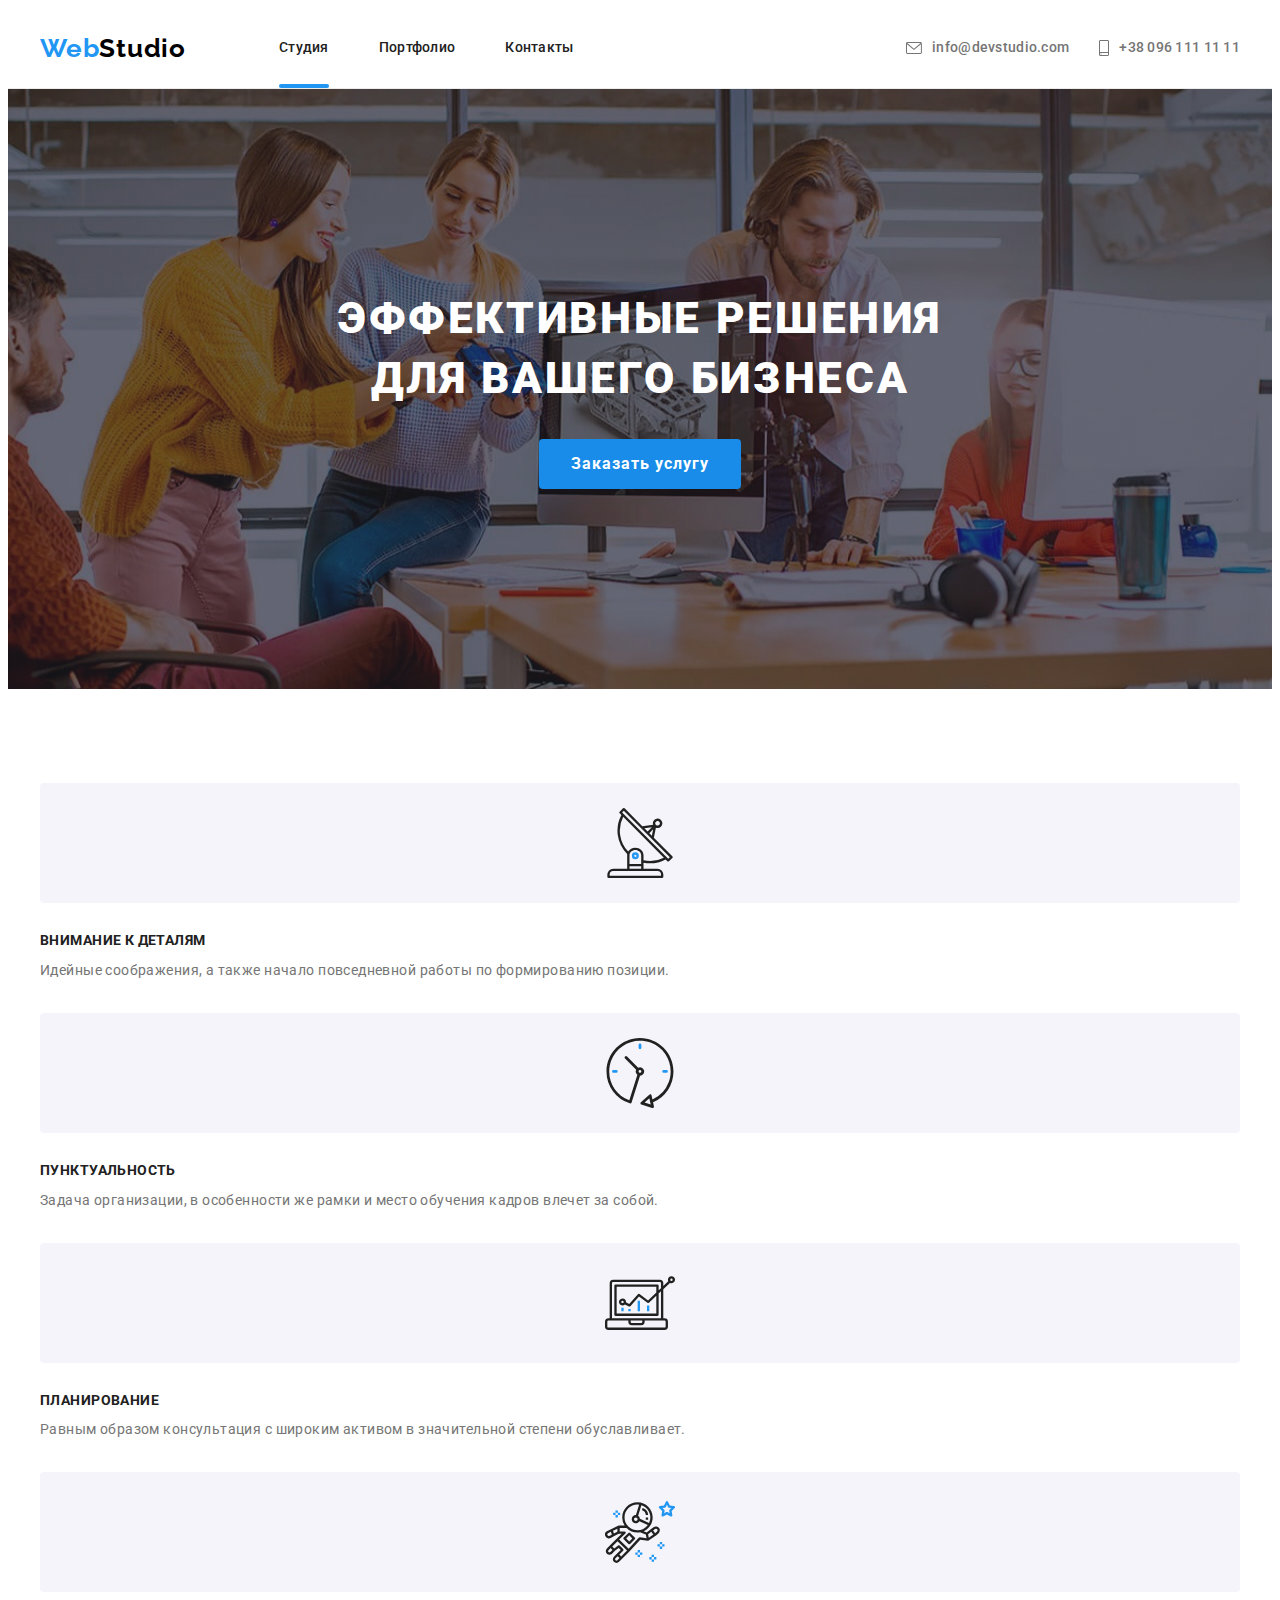
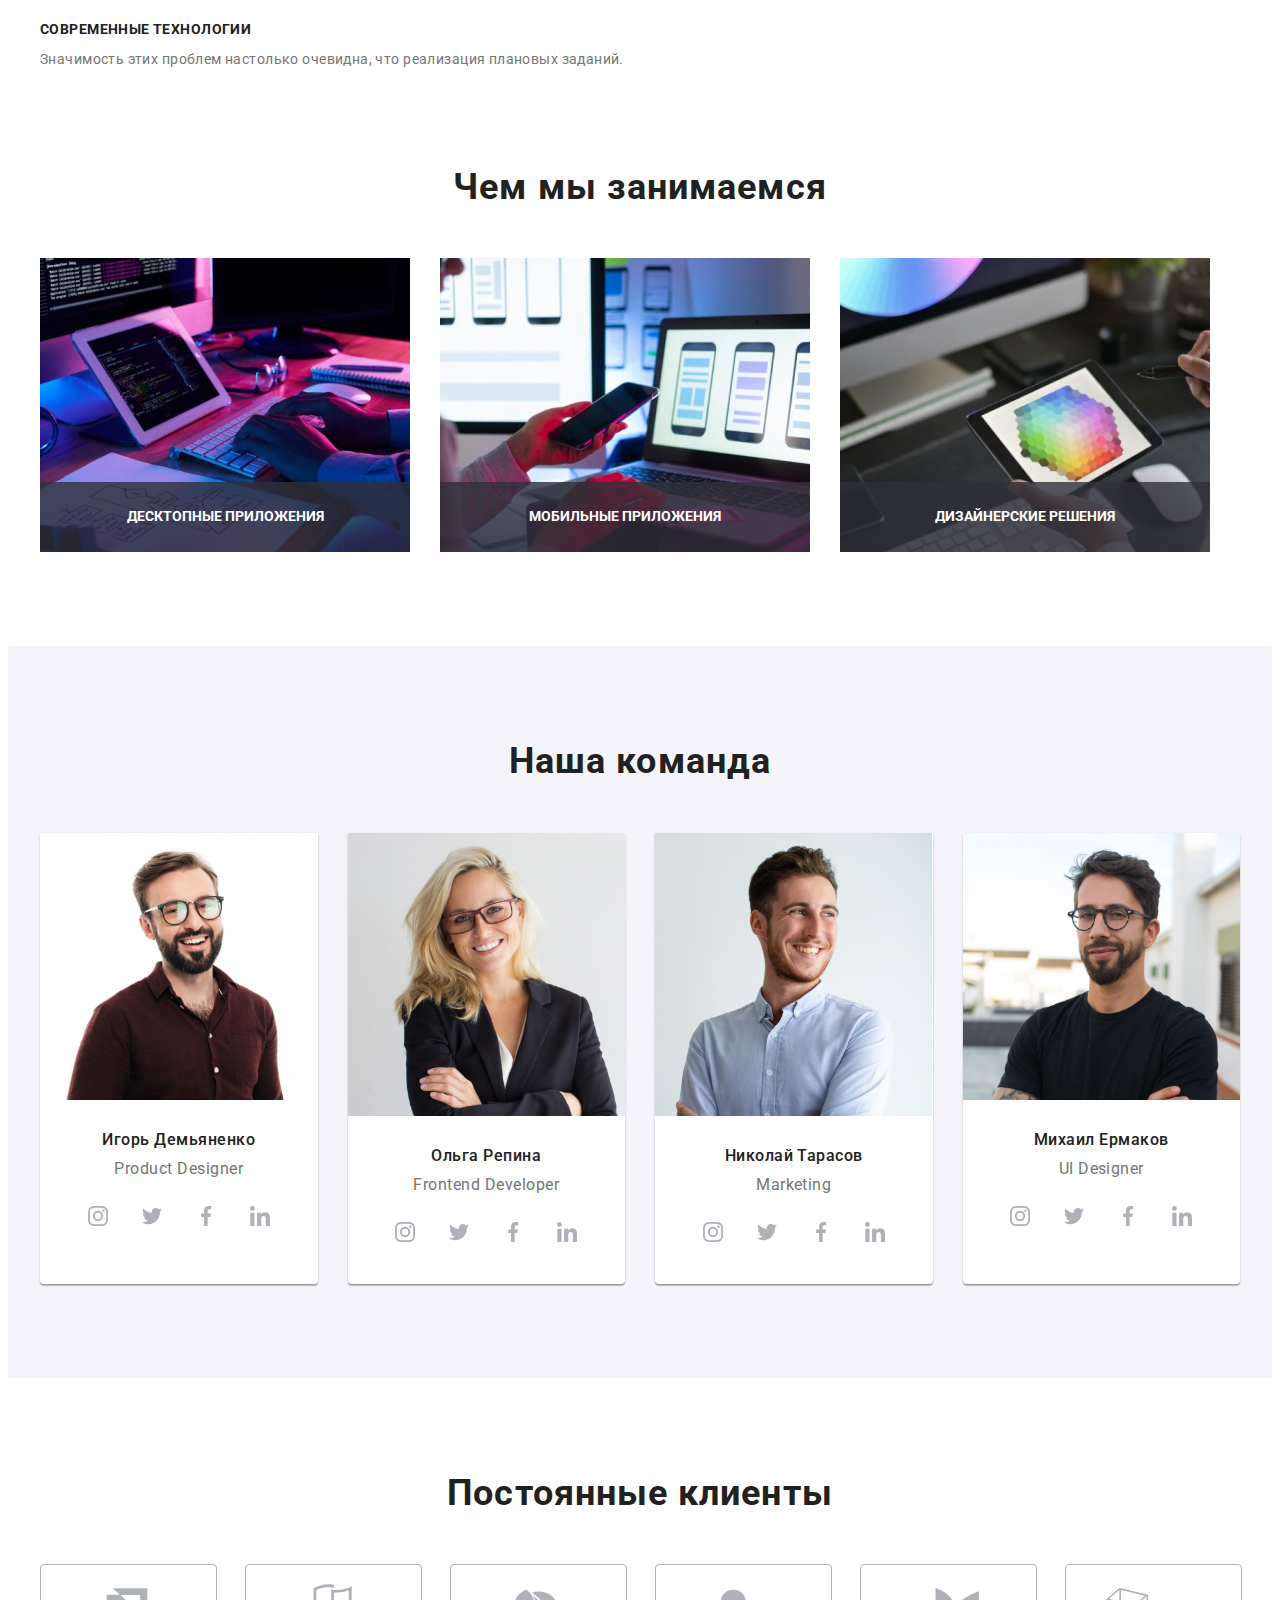
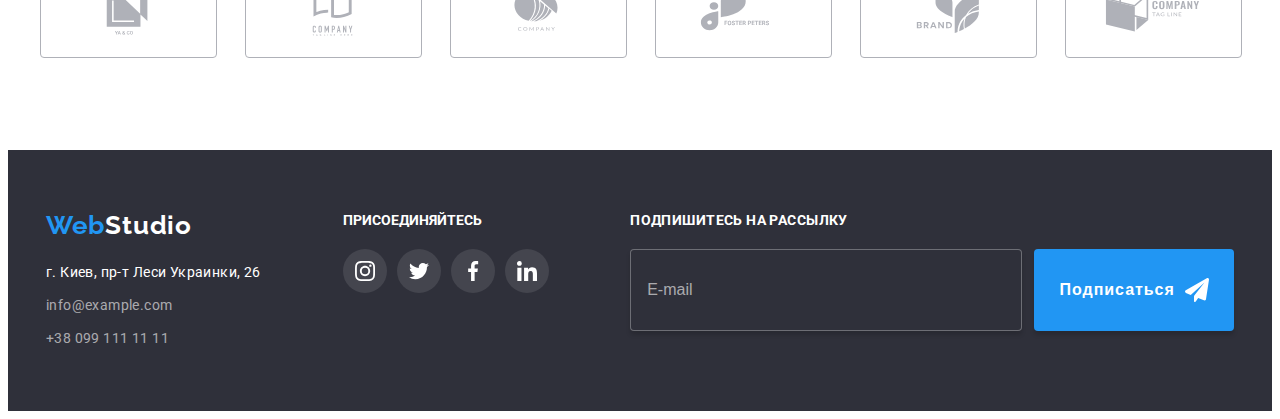
<file: index.html>
<!DOCTYPE html>
<html lang="ru">

<head>
  <meta charset="UTF-8" />
  <meta http-equiv="X-UA-Compatible" content="IE=edge" />
  <meta name="viewport" content="width=device-width, initial-scale=1.0" />
  <title>Document</title>

  <!--Project fonts-->
  <link rel="preconnect" href="https://fonts.googleapis.com" />
  <link rel="preconnect" href="https://fonts.gstatic.com" crossorigin />
  <link href="https://fonts.googleapis.com/css2?family=Raleway:wght@700&family=Roboto:wght@400;500;700;900&display=swap"
    rel="stylesheet" />

  <!--Normalize-->
  <link rel="stylesheet" href="https://cdnjs.cloudflare.com/ajax/libs/modern-normalize/1.1.0/modern-normalize.min.css"
    integrity="sha512-wpPYUAdjBVSE4KJnH1VR1HeZfpl1ub8YT/NKx4PuQ5NmX2tKuGu6U/JRp5y+Y8XG2tV+wKQpNHVUX03MfMFn9Q=="
    crossorigin="anonymous" referrerpolicy="no-referrer" />

  <!--Custom styles-->
  <link rel="stylesheet" href="./css/main.min.css" />

</head>

<body>
  <!--Шапка сайта-->
  <header class="header">
    <div class="container header__container">
      <a class="link header-logo" href="./index.html" aria-label="Логотип сайта WebStudio" lang="en">Web<span
          class="header-logo__caption">Studio</span></a>
      <nav class="navigation">
        <ul class="list navigation-list">
          <li class="navigation-list__item">
            <a class="link navigation-list__link navigation-list__link--current" href="./index.html">Студия</a>
          </li>
          <li class="navigation-list__item">
            <a class="link navigation-list__link" href="./portfolio.html">Портфолио</a>
          </li>
          <li class="navigation-list__item">
            <a class="link navigation-list__link" href="#">Контакты</a>
          </li>
        </ul>
      </nav>
      <ul class="list contacts">
        <li class="contacts__item">
          <a class="link contacts__mailto" href="mailto:info@devstudio.com" lang="en">
            <svg class="contacts__icon" width="16" height="12">
              <use href="./images/sprite-defs.svg#icon-envelope"></use>
            </svg>
            info@devstudio.com</a>
        </li>
        <li class="contacts__item">
          <a class="link contacts__phone" href="tel:380961111111">
            <svg class="contacts__icon" width="10px" height="16px">
              <use href="./images/sprite-defs.svg#icon-smartphone"></use>
            </svg>
            +38 096 111 11 11</a>
        </li>
      </ul>
      <button type="button" class="menu-button" aria-expanded="false" data-menu-button>
        <svg class="menu-icon" width="24" height="24" aria-label="Переключатель мобильного меню">
          <use class="icon-close-menu" href="./images/sprite-defs.svg#icon-close"></use>
          <use class="icon-menu" href="./images/sprite-defs.svg#icon-menu"></use>
        </svg>
      </button>
    </div>
  </header>
  <!--Уникальный контент страницы-->
  <main class="main">
    <!--Эффективные решения для вашего бизнеса-->
    <section class="hero-section">
      <div class="container">
        <h1 class="hero-title">Эффективные решения для вашего бизнеса</h1>
        <button class="btn" type="button" data-modal-open>
          Заказать услугу
        </button>
      </div>
    </section>
    <!--Модальное окно-->
    <div class="modal-backdrop is-hidden" data-modal>
      <div class="modal-wrapper">
        <button class="close-button" type="button" data-modal-close>
          <svg class="close-button-icon" width="11px" height="11px">
            <use href="./images/sprite-defs.svg#icon-close"></use>
          </svg>
        </button>
        <span class="modal-title">Оставьте свои данные, мы вам перезвоним</span>
        <form class="contact-form" autocomplete="off">
          <label class="form-field">
            <span class="form-label">Имя</span>
            <span class="form-input-container">
              <input class="form-input" name="name" type="text" />
              <svg class="form-input-icon" width="18px" height="18px">
                <use href="./images/sprite-defs.svg#icon-user"></use>
              </svg>
            </span>
          </label>
          <label class="form-field">
            <span class="form-label">Телефон</span>
            <span class="form-input-container">
              <input class="form-input" name="phone" type="tel" />
              <svg class="form-input-icon" width="18px" height="18px">
                <use href="./images/sprite-defs.svg#icon-phone"></use>
              </svg>
            </span>
          </label>
          <label class="form-field">
            <span class="form-label">Почта</span>
            <span class="form-input-container">
              <input class="form-input" name="email" type="email" />
              <svg class="form-input-icon" width="18px" height="18px">
                <use href="./images/sprite-defs.svg#icon-email"></use>
              </svg>
            </span>
          </label>
          <label class="form-field comments">
            <span class="form-label">Комментарий</span>
            <textarea class="form-comments" name="comments" placeholder="Введите текст">
</textarea>
          </label>
          <label class="form-checkbox">
            <span class="checkbox-container">
              <input class="checkbox" name="agreement" type="checkbox" />
              <span class="checkbox-icon-unchecked"></span>
              <svg class="checkbox-icon-checked" width="16px" height="15px">
                <use href="./images/sprite-defs.svg#icon-check"></use>
              </svg>
            </span>
            <span class="checkbox-label">Соглашаюсь с рассылкой и принимаю
              <a class="checkbox-label-link" href="" target="_blank" rel="noopener noreferrer">Условия договора</a>
            </span>
          </label>
          <button class="hero-button" type="submit">Отправить</button>
        </form>
      </div>
    </div>

    <!--Наши особенности-->
    <section class="section">
      <div class="container">
        <h2 class="title-visually-hidden">Особенности(скрытый заголовок)</h2>
        <ul class="list features-list">
          <li class="item features-item">
            <div class="features-icon-group">
              <svg class="features-icon" width="70px" height="70px">
                <use href="./images/sprite-defs.svg#icon-antenna"></use>
              </svg>
            </div>
            <h3 class="features-title">Внимание к деталям</h3>
            <p class="features-description">
              Идейные соображения, а также начало повседневной работы по
              формированию позиции.
            </p>
          </li>
          <li class="item features-item">
            <div class="features-icon-group">
              <svg class="features-icon" width="70px" height="70px">
                <use href="./images/sprite-defs.svg#icon-clock"></use>
              </svg>
            </div>
            <h3 class="features-title">Пунктуальность</h3>
            <p class="features-description">
              Задача организации, в особенности же рамки и место обучения
              кадров влечет за собой.
            </p>
          </li>
          <li class="item features-item">
            <div class="features-icon-group">
              <svg class="features-icon" width="70px" height="70px">
                <use href="./images/sprite-defs.svg#icon-diagram"></use>
              </svg>
            </div>
            <h3 class="features-title">Планирование</h3>
            <p class="features-description">
              Равным образом консультация с широким активом в значительной
              степени обуславливает.
            </p>
          </li>
          <li class="item features-item">
            <div class="features-icon-group">
              <svg class="features-icon" width="70px" height="70px">
                <use href="./images/sprite-defs.svg#icon-astronaut"></use>
              </svg>
            </div>

            <h3 class="features-title">Современные технологии</h3>
            <p class="features-description">
              Значимость этих проблем настолько очевидна, что реализация
              плановых заданий.
            </p>
          </li>
        </ul>
      </div>
    </section>

    <!--Чем мы занимаемся-->
    <section class="section about">
      <div class="container">
        <h2 class="about-title">Чем мы занимаемся</h2>
        <ul class="list about-list">
          <li class="about-list__item">
            <img class="about-list__img" srcset="./images/section-about/img-1.jpg 1x,
            ./images/section-about/img1@2x.jpg 2x" src="./images/section-about/img-1.jpg"
              alt="image-programer-working-his-desk-office" width="370" height="294" />
            <div class="about-list__item-caption">
              <p class="text-line">Десктопные приложения</p>
            </div>
          </li>
          <li class="about-list__item">
            <img class="about-list__img" srcset="./images/section-about/img-2.jpg 1x,
            ./images/section-about/img2@2x.jpg 2x" src="./images/section-about/img-2.jpg"
              alt="image-programer-working-his-desk-office" width="370" height="294" />
            <div class="about-list__item-caption">
              <p class="text-line">Мобильные приложения</p>
            </div>
          </li>
          <li class="about-list__item">
            <img class="about-list__img" srcset="./images/section-about/img-3.jpg 1x,
            ./images/section-about/img3@2x.jpg 2x" src="./images/section-about/img-3.jpg"
              alt="image-web-design-working-colour-selection-graphic-tablet" width="370" height="294" />
            <div class="about-list__item-caption">
              <p class="text-line">Дизайнерские решения</p>
            </div>
          </li>
        </ul>
      </div>
    </section>

    <!--Наша команда-->
    <section class="section team">
      <div class="container">
        <h2 class="team-members">Наша команда</h2>
        <ul class="list member-list">
          <li class="member-item">
            <img class="member-img" srcset="./images/section-team/w/img-1_270.jpg 270w,
            ./images/section-team/w/img-1_354.jpg 354w,
            ./images/section-team/w/img-1_450.jpg 450w,
            ./images/section-team/w/img-1_540.jpg 540w,
            ./images/section-team/w/img-1_708.jpg 708w,
            ./images/section-team/w/img-1_900.jpg 900w"
              sizes="(min-width: 1200px) 270px, (min-width: 768px) 354px, (max-width: 480px) 450px, 100vw"
              src="./images/section-team/w/img-1_450.jpg" alt="image-product-designer" />
            <div class="member-group">
              <h3 class="member-title">Игорь Демьяненко</h3>
              <p class="member-position" lang="en">Product Designer</p>
              <ul class="list team-socials-list">
                <li class="team-socials-list-item">
                  <a class="team-socials-link link-decor" href="https://www.instagram.com/" target="_blank"
                    rel="noopener noreferrer" lang="en" aria-label="иконка Instagram">
                    <svg class="team-socials-link-icon" width="20px" height="20px">
                      <use href="./images/sprite-defs.svg#icon-instagram"></use>
                    </svg>
                  </a>
                </li>
                <li class="team-socials-list-item">
                  <a class="team-socials-link link-decor" href="https://twitter.com/" target="_blank"
                    rel="noopener noreferrer" lang="en" aria-label="иконка Twitter">
                    <svg class="team-socials-link-icon" width="20px" height="20px">
                      <use href="./images/sprite-defs.svg#icon-twitter"></use>
                    </svg>
                  </a>
                </li>
                <li class="team-socials-list-item">
                  <a class="team-socials-link link-decor" href="https://www.facebook.com/" target="_blank"
                    rel="noopener noreferrer" lang="en" aria-label="иконка Facebook">
                    <svg class="team-socials-link-icon" width="20px" height="20px">
                      <use href="./images/sprite-defs.svg#icon-facebook"></use>
                    </svg>
                  </a>
                </li>
                <li class="team-socials-list-item">
                  <a class="team-socials-link link-decor" href="https://www.linkedin.com/" target="_blank"
                    rel="noopener noreferrer" lang="en" aria-label="иконка LinkedIn">
                    <svg class="team-socials-link-icon" width="20px" height="20px">
                      <use href="./images/sprite-defs.svg#icon-linkedin"></use>
                    </svg>
                  </a>
                </li>
              </ul>
            </div>
          </li>
          <li class="member-item">
            <img class="member-img" srcset="./images/section-team/w/img-2_270.jpg 270w,
            ./images/section-team/w/img-2_354.jpg 354w,
            ./images/section-team/w/img-2_450.jpg 450w,
            ./images/section-team/w/img-2_540.jpg 540w,
            ./images/section-team/w/img-2_708.jpg 708w,
            ./images/section-team/w/img-2_900.jpg 900w"
              sizes="(min-size: 1200px) 270px, (min-size: 768px) 354px, (max-size: 768) 450px, 100vw"
              src="./images/section-team/w/img-2_450.jpg" alt="image-frontend-developer" />
            <div class="member-group">
              <h3 class="member-title">Ольга Репина</h3>
              <p class="member-position" lang="en">Frontend Developer</p>
              <ul class="list team-socials-list">
                <li class="team-socials-list-item">
                  <a class="team-socials-link link-decor" href="https://www.instagram.com/" target="_blank"
                    rel="noopener noreferrer" lang="en" aria-label="иконка Instagram">
                    <svg class="team-socials-link-icon" width="20px" height="20px">
                      <use href="./images/sprite-defs.svg#icon-instagram"></use>
                    </svg>
                  </a>
                </li>
                <li class="team-socials-list-item">
                  <a class="team-socials-link link-decor" href="https://twitter.com/" target="_blank"
                    rel="noopener noreferrer" lang="en" aria-label="иконка Twitter">
                    <svg class="team-socials-link-icon" width="20px" height="20px">
                      <use href="./images/sprite-defs.svg#icon-twitter"></use>
                    </svg>
                  </a>
                </li>
                <li class="team-socials-list-item">
                  <a class="team-socials-link link-decor" href="https://www.facebook.com/" target="_blank"
                    rel="noopener noreferrer" lang="en" aria-label="иконка Facebook">
                    <svg class="team-socials-link-icon" width="20px" height="20px">
                      <use href="./images/sprite-defs.svg#icon-facebook"></use>
                    </svg>
                  </a>
                </li>
                <li class="team-socials-list-item">
                  <a class="team-socials-link link-decor" href="https://www.linkedin.com/" target="_blank"
                    rel="noopener noreferrer" lang="en" aria-label="иконка LinkedIn">
                    <svg class="team-socials-link-icon" width="20px" height="20px">
                      <use href="./images/sprite-defs.svg#icon-linkedin"></use>
                    </svg>
                  </a>
                </li>
              </ul>
            </div>
          </li>
          <li class="member-item">
            <img class="member-img" srcset="./images/section-team/w/img-3_270.jpg 270w,
            ./images/section-team/w/img-3_354.jpg 354w,
            ./images/section-team/w/img-3_450.jpg 450w,
            ./images/section-team/w/img-3_540.jpg 540w,
            ./images/section-team/w/img-3_708.jpg 708w,
            ./images/section-team/w/img-3_900.jpg 900w"
              sizes="(min-size: 1200px) 270px, (min-size: 768px) 354px, (max-size: 768px) 450px, 100vw"
              src="./images/section-team/w/img-3_450.jpg" alt="image-marketing" />
            <div class="member-group">
              <h3 class="member-title">Николай Тарасов</h3>
              <p class="member-position" lang="en">Marketing</p>
              <ul class="list team-socials-list">
                <li class="team-socials-list-item">
                  <a class="team-socials-link link-decor" href="https://www.instagram.com/" target="_blank"
                    rel="noopener noreferrer" lang="en" aria-label="иконка Instagram">
                    <svg class="team-socials-link-icon" width="20px" height="20px">
                      <use href="./images/sprite-defs.svg#icon-instagram"></use>
                    </svg>
                  </a>
                </li>
                <li class="team-socials-list-item">
                  <a class="team-socials-link link-decor" href="https://twitter.com/" target="_blank"
                    rel="noopener noreferrer" lang="en" aria-label="иконка Twitter">
                    <svg class="team-socials-link-icon" width="20px" height="20px">
                      <use href="./images/sprite-defs.svg#icon-twitter"></use>
                    </svg>
                  </a>
                </li>
                <li class="team-socials-list-item">
                  <a class="team-socials-link link-decor" href="https://www.facebook.com/" target="_blank"
                    rel="noopener noreferrer" lang="en" aria-label="иконка Facebook">
                    <svg class="team-socials-link-icon" width="20px" height="20px">
                      <use href="./images/sprite-defs.svg#icon-facebook"></use>
                    </svg>
                  </a>
                </li>
                <li class="team-socials-list-item">
                  <a class="team-socials-link link-decor" href="https://www.linkedin.com/" target="_blank"
                    rel="noopener noreferrer" lang="en" aria-label="иконка LinkedIn">
                    <svg class="team-socials-link-icon" width="20px" height="20px">
                      <use href="./images/sprite-defs.svg#icon-linkedin"></use>
                    </svg>
                  </a>
                </li>
              </ul>
            </div>
          </li>
          <li class="member-item">
            <img class="member-img" srcset="./images/section-team/w/img-4_270.jpg 270w,
            ./images/section-team/w/img-4_354.jpg 354w,
            ./images/section-team/w/img-4_450.jpg 450w,
            ./images/section-team/w/img-4_540.jpg 540w,
            ./images/section-team/w/img-4_708.jpg 708w,
            ./images/section-team/w/img-4_900.jpg 900w"
              sizes="(min-width: 1200px) 270px, (min-width: 768px) 354px, (max-width: 768px) 450px, 100vw"
              src="./images/section-team/w/img-4_450.jpg" alt="image-ui-designer" />
            <div class="member-group">
              <h3 class="member-title">Михаил Ермаков</h3>
              <p class="member-position" lang="en">UI Designer</p>
              <ul class="list team-socials-list">
                <li class="team-socials-list-item">
                  <a class="team-socials-link link-decor" href="https://www.instagram.com/" target="_blank"
                    rel="noopener noreferrer" lang="en" aria-label="иконка Instagram">
                    <svg class="team-socials-link-icon" width="20px" height="20px">
                      <use href="./images/sprite-defs.svg#icon-instagram"></use>
                    </svg>
                  </a>
                </li>
                <li class="team-socials-list-item">
                  <a class="team-socials-link link-decor" href="https://twitter.com/" target="_blank"
                    rel="noopener noreferrer" lang="en" aria-label="иконка Twitter">
                    <svg class="team-socials-link-icon" width="20px" height="20px">
                      <use href="./images/sprite-defs.svg#icon-twitter"></use>
                    </svg>
                  </a>
                </li>
                <li class="team-socials-list-item">
                  <a class="team-socials-link link-decor" href="https://www.facebook.com/" target="_blank"
                    rel="noopener noreferrer" lang="en" aria-label="иконка Facebook">
                    <svg class="team-socials-link-icon" width="20px" height="20px">
                      <use href="./images/sprite-defs.svg#icon-facebook"></use>
                    </svg>
                  </a>
                </li>
                <li class="team-socials-list-item">
                  <a class="team-socials-link link-decor" href="https://www.linkedin.com/" target="_blank"
                    rel="noopener noreferrer" lang="en" aria-label="иконка LinkedIn">
                    <svg class="team-socials-link-icon" width="20px" height="20px">
                      <use href="./images/sprite-defs.svg#icon-linkedin"></use>
                    </svg>
                  </a>
                </li>
              </ul>
            </div>
          </li>
        </ul>
      </div>
    </section>

    <!--Постоянные клиенты-->
    <section class="section clients">
      <div class="container clients_container">
        <h2 class="clients-members">Постоянные клиенты</h2>
        <ul class="clients-list list">
          <li class="clients-item">
            <a class="clients-link link-decor" href="" target="_blank" rel="noopener noreferrer" lang="en"
              aria-label="Client-1">
              <svg class="clients-icon" width="106px" height="60px">
                <use href="./images/sprite-defs.svg#icon-Logo-1"></use>
              </svg>
            </a>
          </li>
          <li class="clients-item">
            <a class="clients-link link-decor" href="" target="_blank" rel="noopener noreferrer" lang="en"
              aria-label="Client-2">
              <svg class="clients-icon" width="106px" height="60px">
                <use href="./images/sprite-defs.svg#icon-Logo-2"></use>
              </svg>
            </a>
          </li>
          <li class="clients-item">
            <a class="clients-link link-decor" href="" target="_blank" rel="noopener noreferrer" lang="en"
              aria-label="Client-3">
              <svg class="clients-icon" width="106px" height="60px">
                <use href="./images/sprite-defs.svg#icon-Logo-3"></use>
              </svg>
            </a>
          </li>
          <li class="clients-item">
            <a class="clients-link link-decor" href="" target="_blank" rel="noopener noreferrer" lang="en"
              aria-label="Client-4">
              <svg class="clients-icon" width="106px" height="60px">
                <use href="./images/sprite-defs.svg#icon-Logo-4"></use>
              </svg>
            </a>
          </li>
          <li class="clients-item">
            <a class="clients-link link-decor" href="" target="_blank" rel="noopener noreferrer" lang="en"
              aria-label="Client-5">
              <svg class="clients-icon" width="106px" height="60px">
                <use href="./images/sprite-defs.svg#icon-Logo-5"></use>
              </svg>
            </a>
          </li>
          <li class="clients-item">
            <a class="clients-link link-decor" href="" target="_blank" rel="noopener noreferrer" lang="en"
              aria-label="Client-6">
              <svg class="clients-icon" width="106px" height="60px">
                <use href="./images/sprite-defs.svg#icon-Logo-6"></use>
              </svg>
            </a>
          </li>
        </ul>
      </div>
    </section>

  </main>


  <!--Address-->
  <footer class="footer">
    <div class="container footer__container">
      <div class="footer__adress-container">
        <a class="link footer-logo" href="./index.html" lang="en">Web<span class="footer-logo__caption">Studio</span>
        </a>
        <address class="address">
          <ul class="list footer-contacts">
            <li class="footer-contacts__item">
              <a class="link footer-contacts__adress" href="//goo.gl/maps/XvVAJL7zwZZcy64VA" target="_blank"
                rel="noopener noreferrer">г. Киев, пр-т Леси Украинки, 26</a>
            </li>
            <li class="footer-contacts__item">
              <a class="link footer-contacts__mailto" href="mailto:info@example.com">info@example.com</a>
            </li>
            <li>
              <a class="link footer-contacts__phone" href="tel:380991111111">+38 099 111 11 11</a>
            </li>
          </ul>
        </address>
      </div>
      <div class="footer-socials-container">
        <b class="footer-socials">присоединяйтесь</b>
        <ul class="footer-socials-list list">
          <li class="footer-socials-list__item">
            <a class="footer-socials-link link-decor" href="https://www.instagram.com/" target="_blank"
              rel="noopener noreferrer" lang="en" aria-label="иконка Instagram">
              <svg class="footer-socials-link__icon" width="20px" height="20px">
                <use href="./images/sprite-defs.svg#icon-instagram"></use>
              </svg>
            </a>
          </li>
          <li class="footer-socials-list__item">
            <a class="footer-socials-link link-decor" href="https://twitter.com/" target="_blank"
              rel="noopener noreferrer" lang="en" aria-label="иконка Twitter">
              <svg class="footer-socials-link__icon" width="20px" height="20px">
                <use href="./images/sprite-defs.svg#icon-twitter"></use>
              </svg>
            </a>
          </li>
          <li class="footer-socials-list__item">
            <a class="footer-socials-link link-decor" href="https://www.facebook.com/" target="_blank"
              rel="noopener noreferrer" lang="en" aria-label="иконка Facebook">
              <svg class="footer-socials-link__icon" width="20px" height="20px">
                <use href="./images/sprite-defs.svg#icon-facebook"></use>
              </svg>
            </a>
          </li>
          <li class="footer-socials-list__item">
            <a class="footer-socials-link link-decor" href="https://www.linkedin.com/" target="_blank"
              rel="noopener noreferrer" lang="en" aria-label="иконка LinkedIn">
              <svg class="footer-socials-link__icon" width="20px" height="20px">
                <use href="./images/sprite-defs.svg#icon-linkedin"></use>
              </svg>
            </a>
          </li>
        </ul>
      </div>
      <div class="footer-subscribe-container">
        <b class="footer-subscribe-caption">Подпишитесь на рассылку</b>
        <form class="subscribe-form" autocomplete="off">
          <label for="footer-email" class="title-visually-hidden">Почта</label>
          <input class="subscribe-form__email" name="email" type="email" id="footer-email" placeholder="E-mail" />
          <button class="hero-button" type="submit">
            <span class="hero-button__content">
              Подписаться
              <svg class="hero-button__icon" width="24" height="24">
                <use href="./images/sprite-defs.svg#icon-send"></use>
              </svg>
            </span>
          </button>
        </form>
      </div>
    </div>
  </footer>
  <!-- Mobile menu -->
  <div class="mobile-menu" data-menu>
    <ul class="mobile-menu__nav list">
      <li class="mobile-menu__item">
        <a href="./index.html" class="mobile-menu__link mobile-menu__link--curent">Студия </a>
      </li>
      <li class="mobile-menu__item">
        <a href="./portfolio.html" class="mobile-menu__link">Портфолио</a>
      </li>
      <li class="mobile-menu__item">
        <a href="" class="mobile-menu__link">Контакты</a>
      </li>
    </ul>
    <ul class="mobile-menu__contatcts list">
      <li class="mobile-menu__item">
        <a href="tel:+380961111111" class="mobile-menu__link mobile-menu__link--phone">+38 096 111 11 11</a>
      </li>
      <li class="mobile-menu__item">
        <a href="mailto:info@devstudio.com" class="mobile-menu__link mobile-menu__link--email">info@devstudio.com</a>
      </li>
    </ul>
    <ul class="mobile-menu__socials list">
      <li class="mobile-menu__item">
        <a href="" class="mobile-menu__link">Instagram </a>
      </li>
      <li class="mobile-menu__item">
        <a href="" class="mobile-menu__link">Twitter</a>
      </li>
      <li class="mobile-menu__item">
        <a href="" class="mobile-menu__link">Facebook</a>
      </li>
      <li class="mobile-menu__item">
        <a href="" class="mobile-menu__link">LinkedIn</a>
      </li>
    </ul>
  </div>
  <script src="./js/mobile-menu.js"></script>
  <script src="./js/modal.js"></script>
</body>

</html>
</file>
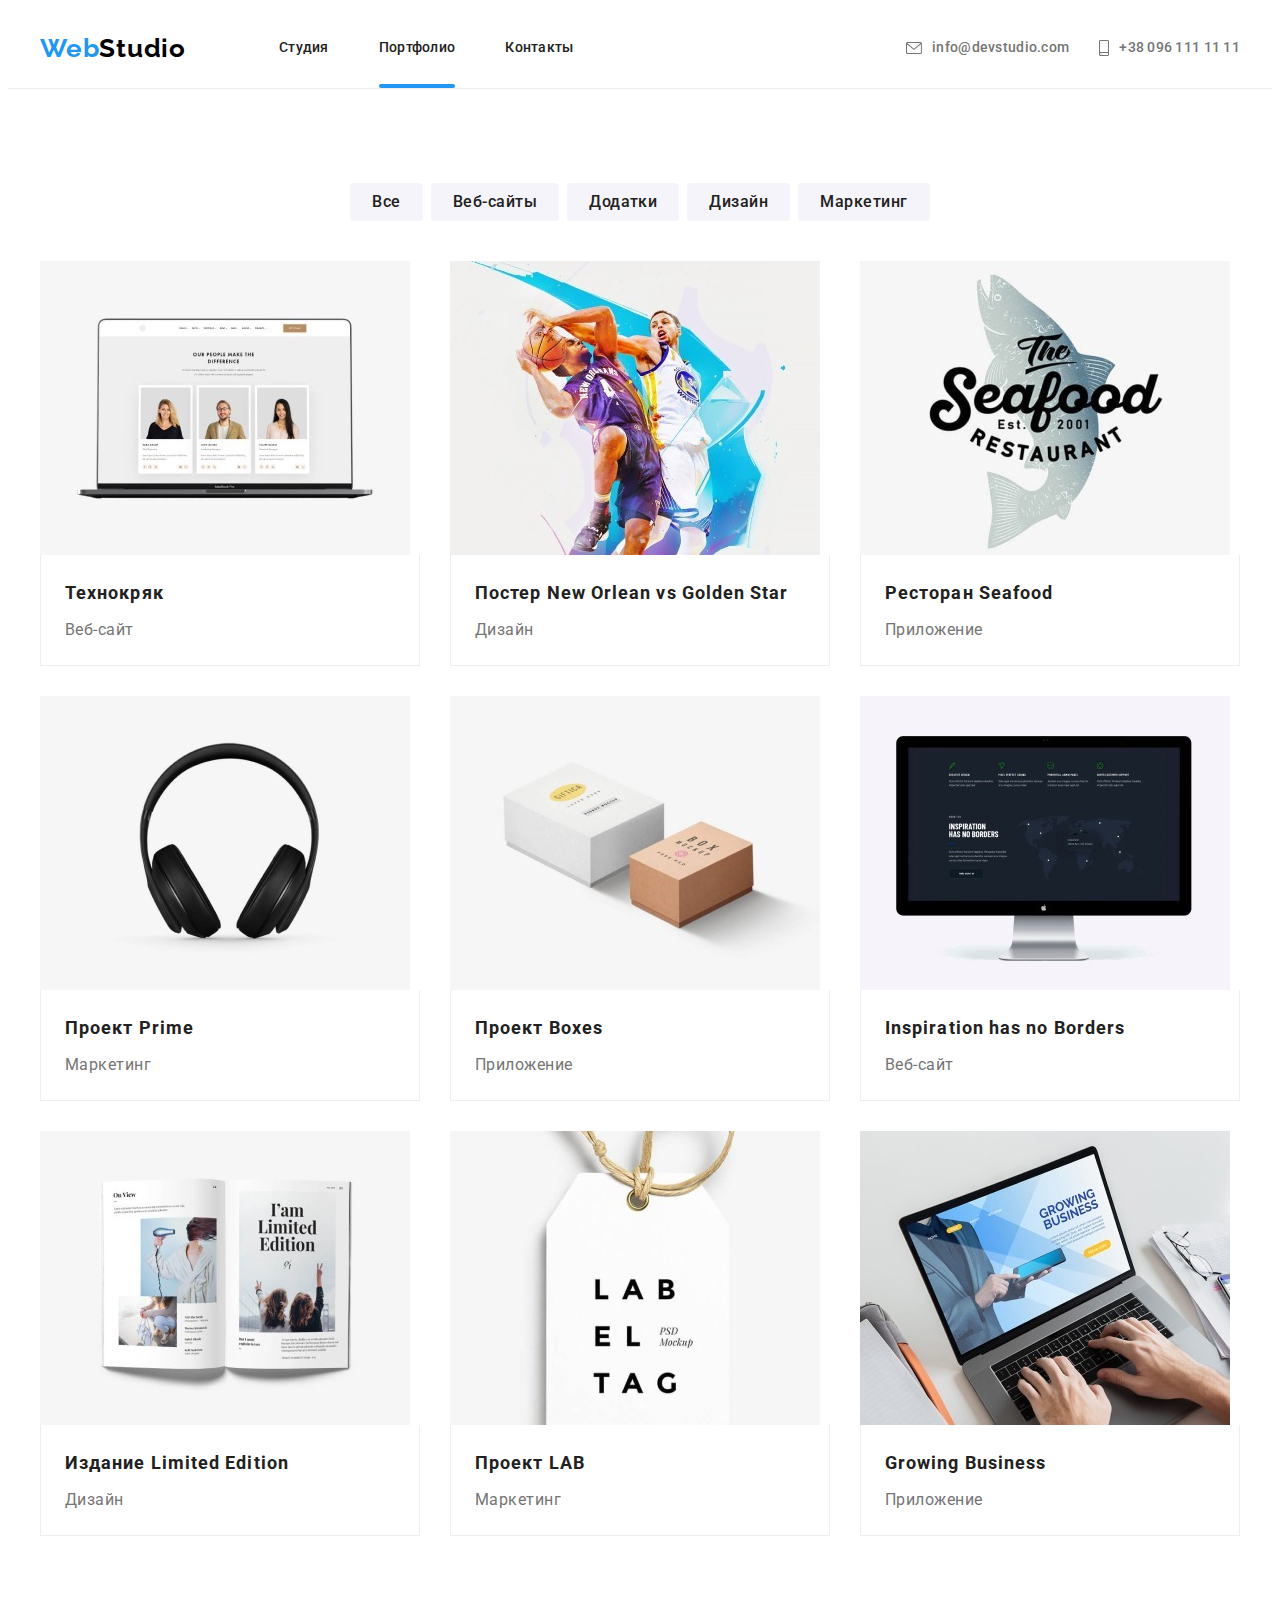
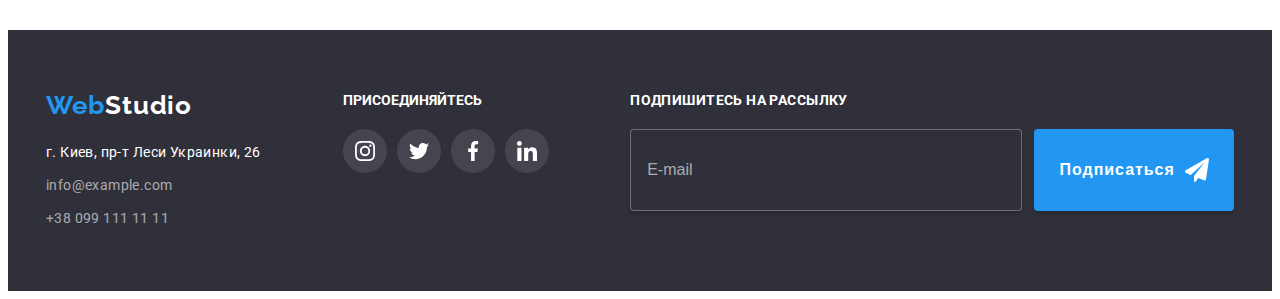
<file: portfolio.html>
<!DOCTYPE html>
<html lang="ru">

<head>
  <meta charset="UTF-8" />
  <meta http-equiv="X-UA-Compatible" content="IE=edge" />
  <meta name="viewport" content="width=device-width, initial-scale=1.0" />
  <title>Portfolio</title>

  <!--Project fonts-->
  <link rel="preconnect" href="https://fonts.googleapis.com" />
  <link rel="preconnect" href="https://fonts.gstatic.com" crossorigin />
  <link href="https://fonts.googleapis.com/css2?family=Raleway:wght@700&family=Roboto:wght@400;500;700;900&display=swap"
    rel="stylesheet" />

  <!--Normalize-->
  <link rel="stylesheet" href="https://cdnjs.cloudflare.com/ajax/libs/modern-normalize/1.1.0/modern-normalize.min.css"
    integrity="sha512-wpPYUAdjBVSE4KJnH1VR1HeZfpl1ub8YT/NKx4PuQ5NmX2tKuGu6U/JRp5y+Y8XG2tV+wKQpNHVUX03MfMFn9Q=="
    crossorigin="anonymous" referrerpolicy="no-referrer" />

  <!--Custom styles-->
  <link rel="stylesheet" href="./css/main.min.css" />
</head>

<body>
  <!--Шапка сайта-->
  <header class="header">
    <div class="container header__container">
      <a class="link header-logo" href="./index.html" aria-label="Логотип сайта WebStudio" lang="en">Web<span
          class="header-logo__caption">Studio</span></a>
      <nav class="navigation">
        <ul class="list navigation-list">
          <li class="navigation-list__item">
            <a class="link navigation-list__link" href="./index.html">Студия</a>
          </li>
          <li class="navigation-list__item">
            <a class="link navigation-list__link navigation-list__link--current" href="./portfolio.html">Портфолио</a>
          </li>
          <li class="navigation-list__item">
            <a class="link navigation-list__link" href="#">Контакты</a>
          </li>
        </ul>
      </nav>
      <ul class="list contacts">
        <li class="contacts__item">
          <a class="link contacts__mailto" href="mailto:info@devstudio.com" lang="en">
            <svg class="contacts__icon" width="16" height="12">
              <use href="./images/sprite-defs.svg#icon-envelope"></use>
            </svg>
            info@devstudio.com</a>
        </li>
        <li class="contacts__item">
          <a class="link contacts__phone" href="tel:380961111111">
            <svg class="contacts__icon" width="10px" height="16px">
              <use href="./images/sprite-defs.svg#icon-smartphone"></use>
            </svg>
            +38 096 111 11 11</a>
        </li>
      </ul>
      <button type="button" class="menu-button" aria-expanded="false" data-menu-button>
        <svg class="menu-icon" width="24" height="24" aria-label="Переключатель мобильного меню">
          <use class="icon-close-menu" href="./images/sprite-defs.svg#icon-close"></use>
          <use class="icon-menu" href="./images/sprite-defs.svg#icon-menu"></use>
        </svg>
      </button>
    </div>
  </header>

  <!--Уникальный контент страницы Портфолио-->
  <main>
    <section class="section portfolio">
      <div class="container">
        <h1 class="title-visually-hidden">Портфолио(скрытый заголовок)</h1>
        <ul class="list navigation-portfolio-list">
          <li class="nav-btn">
            <button class="navigation-btn" type="button">Все</button>
          </li>
          <li class="nav-btn">
            <button class="navigation-btn" type="button">Веб-сайты</button>
          </li>
          <li class="nav-btn">
            <button class="navigation-btn" type="button">Додатки</button>
          </li>
          <li class="nav-btn">
            <button class="navigation-btn" type="button">Дизайн</button>
          </li>
          <li class="nav-btn">
            <button class="navigation-btn" type="button">Маркетинг</button>
          </li>
        </ul>
        <ul class="list projects-list">
          <li class="projects-item">
            <a class="card-link projects-item-link" href="">
              <div class="card-overlay-blue">
                <img srcset="./images/section_projects/project1-354t.jpg 354w,
                  ./images/section_projects/project1-370d.jpg 370w,
                  ./images/section_projects/project1-450m.jpg 450w,
                  ./images/section_projects/project1-354t@2x.jpg 708w,
                   ./images/section_projects/project1-370d@2x.jpg 740w,
                    ./images/section_projects/project1-450m@2x.jpg 900w"
                  sizes="(min-width: 1200px) 370px, (min-width: 768px) 354px, (max-width: 768px) 450px, 100vw"
                  src="./images/section_projects/project1-450m.jpg" alt="image-laptop" />

                <div class="card-overlay">
                  <p class="text-line">
                    Ресурс предлагает комплексные предложения с разным уровнем
                    функционала и сервисов. Все это позволит посетителю
                    получить исчерпывающие сведения о компании или частном
                    лице.
                  </p>
                </div>
              </div>
              <div class="projects-group">
                <h2 class="link title projects-item-title">Технокряк</h2>
                <p class="link description projects-item-text">Веб-сайт</p>
              </div>
            </a>
          </li>

          <li class="projects-item">
            <a class="card-link projects-item-link" href="">
              <div class="card-overlay-blue">
                <img srcset="./images/section_projects/project2-354t.jpg 354w,
                  ./images/section_projects/project2-370d.jpg 370w,
                  ./images/section_projects/project2-450m.jpg 450w,
                  ./images/section_projects/project2-354t@2x.jpg 708w,
                   ./images/section_projects/project2-370d@2x.jpg 740w,
                    ./images/section_projects/project2-450m@2x.jpg 900w"
                  sizes="(min-width: 1200px) 370px, (min-width: 768px) 354px, (max-width: 768px) 450px, 100vw"
                  src="./images/section_projects/project2-450m.jpg" alt="image-play-basketball" />
                <div class="card-overlay">
                  <p class="text-line">
                    Ресурс предлагает комплексные предложения с разным уровнем
                    функционала и сервисов. Все это позволит посетителю
                    получить исчерпывающие сведения о компании или частном
                    лице.
                  </p>
                </div>
              </div>
              <div class="projects-group">
                <h2 class="link title projects-item-title">
                  Постер<span lang="en"> New Orlean vs Golden Star</span>
                </h2>
                <p class="link description projects-item-text">Дизайн</p>
              </div>
            </a>
          </li>

          <li class="projects-item">
            <a class="card-link projects-item-link" href="">
              <div class="card-overlay-blue">
                <img srcset="./images/section_projects/project3-354t.jpg 354w,
                  ./images/section_projects/project3-370d.jpg 370w,
                  ./images/section_projects/project3-450m.jpg 450w,
                  ./images/section_projects/project3-354t@2x.jpg 708w,
                   ./images/section_projects/project3-370d@2x.jpg 740w,
                    ./images/section_projects/project3-450m@2x.jpg 900w"
                  sizes="(min-width: 1200px) 370px, (min-width: 768px) 354px, (max-width: 768px) 450px, 100vw"
                  src="./images/section_projects/project3-450m.jpg" alt="image-fish" />
                <div class="card-overlay">
                  <p class="text-line">
                    Ресурс предлагает комплексные предложения с разным уровнем
                    функционала и сервисов. Все это позволит посетителю
                    получить исчерпывающие сведения о компании или частном
                    лице.
                  </p>
                </div>
              </div>
              <div class="projects-group">
                <h2 class="link title projects-item-title">
                  Ресторан<span lang="en"> Seafood</span>
                </h2>
                <p class="link description projects-item-text">Приложение</p>
              </div>
            </a>
          </li>

          <li class="projects-item">
            <a class="card-link projects-item-link" href="">
              <div class="card-overlay-blue">
                <img srcset="./images/section_projects/project4-354t.jpg 354w,
                  ./images/section_projects/project4-370d.jpg 370w,
                  ./images/section_projects/project4-450m.jpg 450w,
                  ./images/section_projects/project4-354t@2x.jpg 708w,
                   ./images/section_projects/project4-370d@2x.jpg 740w,
                    ./images/section_projects/project4-450m@2x.jpg 900w"
                  sizes="(min-width: 1200px) 370px, (min-width: 768px) 354px, (max-width: 768px) 450px, 100vw"
                  src="./images/section_projects/project4-450m.jpg" alt="image-headphones" />
                <div class="card-overlay">
                  <p class="text-line">
                    Ресурс предлагает комплексные предложения с разным уровнем
                    функционала и сервисов. Все это позволит посетителю
                    получить исчерпывающие сведения о компании или частном
                    лице.
                  </p>
                </div>
              </div>

              <div class="projects-group">
                <h2 class="link title projects-item-title">
                  Проект<span lang="en"> Prime</span>
                </h2>
                <p class="link description projects-item-text">Маркетинг</p>
              </div>
            </a>
          </li>

          <li class="projects-item">
            <a class="card-link projects-item-link" href="">
              <div class="card-overlay-blue">
                <img srcset="./images/section_projects/project5-354t.jpg 354w,
                  ./images/section_projects/project5-370d.jpg 370w,
                  ./images/section_projects/project5-450m.jpg 450w,
                  ./images/section_projects/project5-354t@2x.jpg 708w,
                   ./images/section_projects/project5-370d@2x.jpg 740w,
                    ./images/section_projects/project5-450m@2x.jpg 900w"
                  sizes="(min-width: 1200px) 370px, (min-width: 768px) 354px, (max-width: 768px) 450px, 100vw"
                  src="./images/section_projects/project5-450m.jpg" alt="image-boxex" />
                <div class="card-overlay">
                  <p class="text-line">
                    Ресурс предлагает комплексные предложения с разным уровнем
                    функционала и сервисов. Все это позволит посетителю
                    получить исчерпывающие сведения о компании или частном
                    лице.
                  </p>
                </div>
              </div>

              <div class="projects-group">
                <h2 class="link title projects-item-title">
                  Проект<span lang="en"> Boxes</span>
                </h2>
                <p class="link description projects-item-text">Приложение</p>
              </div>
            </a>
          </li>

          <li class="projects-item">
            <a class="card-link projects-item-link" href="">
              <div class="card-overlay-blue">
                <img srcset="./images/section_projects/project6-354t.jpg 354w,
                  ./images/section_projects/project6-370d.jpg 370w,
                  ./images/section_projects/project6-450m.jpg 450w,
                  ./images/section_projects/project6-354t@2x.jpg 708w,
                   ./images/section_projects/project6-370d@2x.jpg 740w,
                    ./images/section_projects/project6-450m@2x.jpg 900w"
                  sizes="(min-width: 1200px) 370px, (min-width: 768px) 354px, (max-width: 768px) 450px, 100vw"
                  src="./images/section_projects/project6-450m.jpg" alt="image-monitor" />
                <div class="card-overlay">
                  <p class="text-line">
                    Ресурс предлагает комплексные предложения с разным уровнем
                    функционала и сервисов. Все это позволит посетителю
                    получить исчерпывающие сведения о компании или частном
                    лице.
                  </p>
                </div>
              </div>

              <div class="projects-group">
                <h2 lang="en" class="link title projects-item-title">
                  Inspiration has no Borders
                </h2>
                <p class="link description projects-item-text">Веб-сайт</p>
              </div>
            </a>
          </li>

          <li class="projects-item">
            <a class="card-link projects-item-link" href="">
              <div class="card-overlay-blue">
                <img srcset="./images/section_projects/project7-354t.jpg 354w,
                  ./images/section_projects/project7-370d.jpg 370w,
                  ./images/section_projects/project7-450m.jpg 450w,
                  ./images/section_projects/project7-354t@2x.jpg 708w,
                   ./images/section_projects/project7-370d@2x.jpg 740w,
                    ./images/section_projects/project7-450m@2x.jpg 900w"
                  sizes="(min-width: 1200px) 370px, (min-width: 768px) 354px, (max-width: 768px) 450px, 100vw"
                  src="./images/section_projects/project7-450m.jpg" alt="image-journal" />
                <div class="card-overlay">
                  <p class="text-line">
                    Ресурс предлагает комплексные предложения с разным уровнем
                    функционала и сервисов. Все это позволит посетителю
                    получить исчерпывающие сведения о компании или частном
                    лице.
                  </p>
                </div>
              </div>

              <div class="projects-group">
                <h2 class="link title projects-item-title">
                  Издание<span lang="en"> Limited Edition</span>
                </h2>
                <p class="link description projects-item-text">Дизайн</p>
              </div>
            </a>
          </li>

          <li class="projects-item">
            <a class="card-link projects-item-link" href="">
              <div class="card-overlay-blue">
                <img srcset="./images/section_projects/project8-354t.jpg 354w,
                  ./images/section_projects/project8-370d.jpg 370w,
                  ./images/section_projects/project8-450m.jpg 450w,
                  ./images/section_projects/project8-354t@2x.jpg 708w,
                   ./images/section_projects/project8-370d@2x.jpg 740w,
                    ./images/section_projects/project8-450m@2x.jpg 900w"
                  sizes="(min-width: 1200px) 370px, (min-width: 768px) 354px, (max-width: 768px) 450px, 100vw"
                  src="./images/section_projects/project8-450m.jpg" alt="image-label" />
                <div class="card-overlay">
                  <p class="text-line">
                    Ресурс предлагает комплексные предложения с разным уровнем
                    функционала и сервисов. Все это позволит посетителю
                    получить исчерпывающие сведения о компании или частном
                    лице.
                  </p>
                </div>
              </div>
              <div class="projects-group">
                <h2 class="link title projects-item-title">
                  Проект<span lang="en"> LAB</span>
                </h2>
                <p class="link description projects-item-text">Маркетинг</p>
              </div>
            </a>
          </li>

          <li class="projects-item">
            <a class="card-link projects-item-link" href="">
              <div class="card-overlay-blue">
                <img srcset="./images/section_projects/project9-354t.jpg 354w,
                  ./images/section_projects/project9-370d.jpg 370w,
                  ./images/section_projects/project9-450m.jpg 450w,
                  ./images/section_projects/project9-354t@2x.jpg 708w,
                   ./images/section_projects/project9-370d@2x.jpg 740w,
                    ./images/section_projects/project9-450m@2x.jpg 900w"
                  sizes="(min-width: 1200px) 370px, (min-width: 768px) 354px, (max-width: 768px) 450px, 100vw"
                  src="./images/section_projects/project9-450m.jpg" alt="image-laptop-application" />
                <div class="card-overlay">
                  <p class="text-line">
                    Ресурс предлагает комплексные предложения с разным уровнем
                    функционала и сервисов. Все это позволит посетителю
                    получить исчерпывающие сведения о компании или частном
                    лице.
                  </p>
                </div>
              </div>
              <div class="projects-group">
                <h2 lang="en" class="link title projects-item-title">
                  Growing Business
                </h2>
                <p class="link description projects-item-text">Приложение</p>
              </div>
            </a>
          </li>
        </ul>
      </div>
    </section>
  </main>

  <!--Address-->

  <!--Address-->
  <footer class="footer">
    <div class="container footer__container">
      <div class="footer__adress-container">
        <a class="link footer-logo" href="./index.html" lang="en">Web<span class="footer-logo__caption">Studio</span>
        </a>
        <address class="address">
          <ul class="list footer-contacts">
            <li class="footer-contacts__item">
              <a class="link footer-contacts__adress" href="//goo.gl/maps/XvVAJL7zwZZcy64VA" target="_blank"
                rel="noopener noreferrer">г. Киев, пр-т Леси Украинки, 26</a>
            </li>
            <li class="footer-contacts__item">
              <a class="link footer-contacts__mailto" href="mailto:info@example.com">info@example.com</a>
            </li>
            <li>
              <a class="link footer-contacts__phone" href="tel:380991111111">+38 099 111 11 11</a>
            </li>
          </ul>
        </address>
      </div>
      <div class="footer-socials-container">
        <b class="footer-socials">присоединяйтесь</b>
        <ul class="footer-socials-list list">
          <li class="footer-socials-list__item">
            <a class="footer-socials-link link-decor" href="https://www.instagram.com/" target="_blank"
              rel="noopener noreferrer" lang="en" aria-label="иконка Instagram">
              <svg class="footer-socials-link__icon" width="20px" height="20px">
                <use href="./images/sprite-defs.svg#icon-instagram"></use>
              </svg>
            </a>
          </li>
          <li class="footer-socials-list__item">
            <a class="footer-socials-link link-decor" href="https://twitter.com/" target="_blank"
              rel="noopener noreferrer" lang="en" aria-label="иконка Twitter">
              <svg class="footer-socials-link__icon" width="20px" height="20px">
                <use href="./images/sprite-defs.svg#icon-twitter"></use>
              </svg>
            </a>
          </li>
          <li class="footer-socials-list__item">
            <a class="footer-socials-link link-decor" href="https://www.facebook.com/" target="_blank"
              rel="noopener noreferrer" lang="en" aria-label="иконка Facebook">
              <svg class="footer-socials-link__icon" width="20px" height="20px">
                <use href="./images/sprite-defs.svg#icon-facebook"></use>
              </svg>
            </a>
          </li>
          <li class="footer-socials-list__item">
            <a class="footer-socials-link link-decor" href="https://www.linkedin.com/" target="_blank"
              rel="noopener noreferrer" lang="en" aria-label="иконка LinkedIn">
              <svg class="footer-socials-link__icon" width="20px" height="20px">
                <use href="./images/sprite-defs.svg#icon-linkedin"></use>
              </svg>
            </a>
          </li>
        </ul>
      </div>
      <div class="footer-subscribe-container">
        <b class="footer-subscribe-caption">Подпишитесь на рассылку</b>
        <form class="subscribe-form" autocomplete="off">
          <label for="footer-email" class="title-visually-hidden">Почта</label>
          <input class="subscribe-form__email" name="email" type="email" id="footer-email" placeholder="E-mail" />
          <button class="hero-button" type="submit">
            <span class="hero-button__content">
              Подписаться
              <svg class="hero-button__icon" width="24" height="24">
                <use href="./images/sprite-defs.svg#icon-send"></use>
              </svg>
            </span>
          </button>
        </form>
      </div>
    </div>
  </footer>
  <!-- Mobile menu -->
  <div class="mobile-menu" data-menu>
    <ul class="mobile-menu__nav list">
      <li class="mobile-menu__item">
        <a href="./index.html" class="mobile-menu__link">Студия </a>
      </li>
      <li class="mobile-menu__item">
        <a href="./portfolio.html" class="mobile-menu__link mobile-menu__link--curent">Портфолио</a>
      </li>
      <li class="mobile-menu__item">
        <a href="" class="mobile-menu__link">Контакты</a>
      </li>
    </ul>
    <ul class="mobile-menu__contatcts list">
      <li class="mobile-menu__item">
        <a href="tel:+380961111111" class="mobile-menu__link mobile-menu__link--phone">+38 096 111 11 11</a>
      </li>
      <li class="mobile-menu__item">
        <a href="mailto:info@devstudio.com" class="mobile-menu__link mobile-menu__link--email">info@devstudio.com</a>
      </li>
    </ul>
    <ul class="mobile-menu__socials list">
      <li class="mobile-menu__item">
        <a href="" class="mobile-menu__link">Instagram </a>
      </li>
      <li class="mobile-menu__item">
        <a href="" class="mobile-menu__link">Twitter</a>
      </li>
      <li class="mobile-menu__item">
        <a href="" class="mobile-menu__link">Facebook</a>
      </li>
      <li class="mobile-menu__item">
        <a href="" class="mobile-menu__link">LinkedIn</a>
      </li>
    </ul>
  </div>
  <script src="./js/mobile-menu.js"></script>
</body>

</html>
</file>
<file: css/main.min.css>
:root{--main-font: "Roboto", sans-serif;--secondary-font: "Raleway", sans-serif;--accent-cl: #2196f3;--main-txt-cl: #212121;--secondary-txt-cl: #ffffff;--gris-txt-cl: #757575;--icon-first-color: #afb1b8;--accent-bg-cl: #2196f3;--main-bg-cl: #ffffff;--secondary-bg-cl: #e5e5e5;--gris-bg-cl: #f5f4fa;--dark-bg-cl: #2f303a;--blue-bg-cl: #188ce8;--transition-timing: 250ms;--transition-function: cubic-bezier(0.4, 0, 0.2, 1)}.title-visually-hidden{position:absolute;white-space:nowrap;width:1px;height:1px;overflow:hidden;border:0;padding:0;clip:rect(0 0 0 0);-webkit-clip-path:inset(50%);clip-path:inset(50%);margin:-1px}body{font-family:var(--main-font)}h1,h2,h3,p{margin:0px}ul{margin:0px;padding:0px}img{display:block;max-width:100%;height:auto}.text-line{margin:0}.link{text-decoration:none;color:currentColor}.list{list-style:none;padding:0;margin:0}.container{padding-left:15px;padding-right:15px;margin-left:auto;margin-right:auto;width:100%}@media screen and (min-width: 480px){.container{width:480px}}@media screen and (min-width: 768px){.container{width:768px}}@media screen and (min-width: 1200px){.container{width:1200px}}.section{width:100%;padding-top:94px;padding-bottom:94px;margin-left:auto;margin-right:auto}@media screen and (max-width: 1199.98px){.section{padding-top:60px;padding-bottom:60px}}.mobile-menu-is-open .header{border-bottom:0px}.header{position:-webkit-sticky;position:sticky;top:0;left:0;z-index:100;width:100%;border-bottom:1px solid #ececec;background-color:#ffffff}.header__container{position:relative;z-index:9;display:-webkit-box;display:-ms-flexbox;display:flex;-webkit-box-align:center;-ms-flex-align:center;align-items:center;-webkit-box-pack:justify;-ms-flex-pack:justify;justify-content:space-between}.header-link{color:#398c9f}.mobile-menu-is-open .header-logo{display:none}.header-logo{font-family:var(--secondary-font);font-weight:700;font-size:26px;line-height:1.19;letter-spacing:0.03em;color:var(--accent-cl);text-decoration:none;display:block;padding-top:25px;padding-bottom:24px;z-index:9}@media screen and (min-width: 768px) and (max-width: 1199.98px){.header-logo{margin-right:53px}}@media screen and (min-width: 1200px){.header-logo{margin-right:93px}}.header-logo__caption{color:#000000}.navigation-list{display:-webkit-box;display:-ms-flexbox;display:flex;-webkit-box-align:center;-ms-flex-align:center;align-items:center;-webkit-box-pack:center;-ms-flex-pack:center;justify-content:center}@media screen and (max-width: 767.98px){.navigation-list{display:none}}.navigation-list__link{position:relative;display:block;padding-top:32px;padding-bottom:32px;font-weight:500;font-size:14px;line-height:1.14;letter-spacing:0.02em;color:var(--main-txt-cl);-webkit-transition:color var(--transition-timing) var(--transition-function);transition:color var(--transition-timing) var(--transition-function)}.navigation-list__link:hover,.navigation-list__link:focus{color:var(--accent-cl)}.navigation-list__link--current::after{content:"";position:absolute;left:0;bottom:0;display:block;width:100%;height:4px;background-color:var(--accent-cl);border-radius:2px}.navigation-list__item:not(:last-child){margin-right:50px}.contacts{display:-webkit-box;display:-ms-flexbox;display:flex;-webkit-box-align:center;-ms-flex-align:center;align-items:center;margin-left:auto}@media screen and (max-width: 767.98px){.contacts{display:none}}@media screen and (min-width: 768px) and (max-width: 1199.98px){.contacts{display:block}}.contacts__item{font-size:12px;line-height:1.14;font-weight:500}@media screen and (min-width: 768px) and (max-width: 1199.98px){.contacts__item{font-size:12px}.contacts__item:not(:last-child){margin-bottom:10px}}@media screen and (min-width: 1200px){.contacts__item{font-size:14px;padding-top:32px;padding-bottom:32px}.contacts__item:last-child{margin-left:30px}}.contacts__mailto{display:-webkit-box;display:-ms-flexbox;display:flex;-webkit-box-align:center;-ms-flex-align:center;align-items:center;letter-spacing:0.02em;color:var(--gris-txt-cl);-webkit-transition:color var(--transition-timing) var(--transition-function);transition:color var(--transition-timing) var(--transition-function)}.contacts__mailto:hover,.contacts__mailto:focus{color:var(--accent-cl)}.contacts__phone{display:-webkit-box;display:-ms-flexbox;display:flex;-webkit-box-align:center;-ms-flex-align:center;align-items:center;letter-spacing:0.02em;color:var(--gris-txt-cl)}.contacts__phone:hover,.contacts__phone:focus{color:var(--accent-cl)}.contacts__icon{margin-right:10px;fill:currentColor}.hero-section{padding-top:118px;padding-bottom:118px;margin-left:auto;margin-right:auto;max-width:1600px;text-align:center;background-image:-webkit-gradient(linear, left top, right top, from(rgba(47,48,58,0.4)), to(rgba(47,48,58,0.4))),url("../images/hero-bg/hero-bg-480.jpg");background-image:linear-gradient(to right, rgba(47,48,58,0.4), rgba(47,48,58,0.4)),url("../images/hero-bg/hero-bg-480.jpg");background-repeat:no-repeat;background-position:center top;background-size:cover}@media (min-device-pixel-ratio: 2), (-webkit-min-device-pixel-ratio: 2), (min-resolution: 192dpi), (min-resolution: 2dppx){.hero-section{background-image:-webkit-gradient(linear, left top, right top, from(rgba(47,48,58,0.4)), to(rgba(47,48,58,0.4))),url("../images/hero-bg/hero-bg-480@2x.jpg");background-image:linear-gradient(to right, rgba(47,48,58,0.4), rgba(47,48,58,0.4)),url("../images/hero-bg/hero-bg-480@2x.jpg")}}@media screen and (min-width: 768px){.hero-section{background-image:-webkit-gradient(linear, left top, right top, from(rgba(47,48,58,0.4)), to(rgba(47,48,58,0.4))),url("../images/hero-bg/hero-bg-768.jpg");background-image:linear-gradient(to right, rgba(47,48,58,0.4), rgba(47,48,58,0.4)),url("../images/hero-bg/hero-bg-768.jpg")}}@media screen and (min-width: 768px) and (min-device-pixel-ratio: 2), screen and (min-width: 768px) and (-webkit-min-device-pixel-ratio: 2), screen and (min-width: 768px) and (min-resolution: 192dpi), screen and (min-width: 768px) and (min-resolution: 2dppx){.hero-section{background-image:-webkit-gradient(linear, left top, right top, from(rgba(47,48,58,0.4)), to(rgba(47,48,58,0.4))),url("../images/hero-bg/hero-bg-768@2x.jpg");background-image:linear-gradient(to right, rgba(47,48,58,0.4), rgba(47,48,58,0.4)),url("../images/hero-bg/hero-bg-768@2x.jpg")}}@media screen and (min-width: 1200px){.hero-section{padding-top:200px;padding-bottom:200px;background-image:-webkit-gradient(linear, left top, right top, from(rgba(47,48,58,0.4)), to(rgba(47,48,58,0.4))),url("../images/hero-bg/hero-bg-1200.jpg");background-image:linear-gradient(to right, rgba(47,48,58,0.4), rgba(47,48,58,0.4)),url("../images/hero-bg/hero-bg-1200.jpg")}}@media screen and (min-width: 1200px) and (min-device-pixel-ratio: 2), screen and (min-width: 1200px) and (-webkit-min-device-pixel-ratio: 2), screen and (min-width: 1200px) and (min-resolution: 192dpi), screen and (min-width: 1200px) and (min-resolution: 2dppx){.hero-section{background-image:-webkit-gradient(linear, left top, right top, from(rgba(47,48,58,0.4)), to(rgba(47,48,58,0.4))),url("../images/hero-bg/hero-bg-1200@2x.jpg");background-image:linear-gradient(to right, rgba(47,48,58,0.4), rgba(47,48,58,0.4)),url("../images/hero-bg/hero-bg-1200@2x.jpg")}}.hero-title{margin-bottom:30px;color:var(--secondary-txt-cl);font-weight:900;font-size:26px;line-height:1.62;letter-spacing:0.06em;text-transform:uppercase;margin-left:auto;margin-right:auto;text-align:center;-webkit-box-pack:center;-ms-flex-pack:center;justify-content:center}@media screen and (min-width: 480px){.hero-title{width:360px}}@media screen and (min-width: 1200px){.hero-title{font-size:44px;line-height:1.36;width:696px}}.hero-button{padding:10px 16px;min-width:200px;background-color:var(--accent-bg-cl);color:var(--secondary-txt-cl);font-weight:700;font-size:16px;line-height:1.87;letter-spacing:0.06em;cursor:pointer;border-width:0;border-radius:4px;-webkit-box-shadow:0px 4px 4px rgba(0,0,0,0.15);box-shadow:0px 4px 4px rgba(0,0,0,0.15);-webkit-transition:background-color var(--transition-timing) var(--transition-function);transition:background-color var(--transition-timing) var(--transition-function)}.hero-button:hover,.hero-button:focus{background-color:#188ce8}.hero-button__content{display:-webkit-box;display:-ms-flexbox;display:flex;-webkit-box-pack:center;-ms-flex-pack:center;justify-content:center;-webkit-box-align:center;-ms-flex-align:center;align-items:center}.hero-button__icon{margin-left:10px;fill:var(--secondary-txt-cl)}.btn{padding:10px 32px;max-width:250px;min-width:200px;min-height:50px;font-family:inherit;font-weight:700;font-size:16px;line-height:1.88;text-align:center;letter-spacing:0.06em;color:var(--secondary-txt-cl);border:1px solid var(--blue-bg-cl);border-radius:4px;border-width:0;background-color:var(--blue-bg-cl);cursor:pointer;-webkit-transition:background-color var(--transition-timing) var(--transition-function);transition:background-color var(--transition-timing) var(--transition-function)}.btn:hover,.btn:focus{color:var(--secondary-txt-cl);background-color:var(--accent-bg-cl)}.modal-backdrop{position:fixed;top:0;left:0;z-index:1000;width:100%;height:100%;background-color:rgba(0,0,0,0.2);-webkit-transition:opacity var(--transition-timing) var(--transition-function),visibility var(--transition-timing) var(--transition-function);transition:opacity var(--transition-timing) var(--transition-function),visibility var(--transition-timing) var(--transition-function);overflow-y:scroll}.modal-backdrop.is-hidden{visibility:hidden;opacity:0;pointer-events:none}.modal-backdrop.is-hidden .modal{opacity:0;-webkit-transform:translate(-50%, -50%) scale(1.5);transform:translate(-50%, -50%) scale(1.5)}.modal-wrapper{position:absolute;top:0;left:0;width:100%;padding:40px;background-color:var(--main-bg-cl);-webkit-box-shadow:0px 1px 3px rgba(0,0,0,0.12),0px 1px 1px rgba(0,0,0,0.14),0px 2px 1px rgba(0,0,0,0.2);box-shadow:0px 1px 3px rgba(0,0,0,0.12),0px 1px 1px rgba(0,0,0,0.14),0px 2px 1px rgba(0,0,0,0.2);border-radius:4px;opacity:1}@media screen and (min-width: 480px){.modal-wrapper{top:50%;left:50%;-webkit-transition:opacity var(--transition-timing) var(--transition-function),-webkit-transform var(--transition-timing) var(--transition-function);transition:opacity var(--transition-timing) var(--transition-function),-webkit-transform var(--transition-timing) var(--transition-function);transition:transform var(--transition-timing) var(--transition-function),opacity var(--transition-timing) var(--transition-function);transition:transform var(--transition-timing) var(--transition-function),opacity var(--transition-timing) var(--transition-function),-webkit-transform var(--transition-timing) var(--transition-function);-webkit-transform:translate(-50%, -50%) scale(1);transform:translate(-50%, -50%) scale(1);width:450px;height:609px}}@media screen and (min-width: 1200px){.modal-wrapper{width:528px;height:581px}}.modal-title{display:-webkit-box;display:-ms-flexbox;display:flex;-webkit-box-pack:center;-ms-flex-pack:center;justify-content:center;margin-bottom:12px;font-weight:700;font-size:20px;line-height:1.15;color:var(--main-txt-cl)}@media screen and (max-width: 1199.98px){.modal-title{text-align:center}}.close-button{position:absolute;top:8px;right:8px;display:-webkit-box;display:-ms-flexbox;display:flex;-webkit-box-pack:center;-ms-flex-pack:center;justify-content:center;-webkit-box-align:center;-ms-flex-align:center;align-items:center;padding:0;margin:0;width:30px;height:30px;color:#000;background-color:#fff;border:1px solid rgba(0,0,0,0.1);border-radius:50%;cursor:pointer;-webkit-transition:color var(--transition-timing) var(--transition-function);transition:color var(--transition-timing) var(--transition-function)}.close-button:hover,.close-button:focus{color:var(--accent-cl)}.close-button-icon{fill:currentColor}.contact-form{text-align:center}.form-field{display:block;margin-bottom:10px;text-align:left}.form-field.comments{margin-bottom:20px}.form-field:focus-within .form-input,.form-field:focus-within .form-comments{outline:0;border-color:var(--accent-cl)}.form-field:focus-within .form-input-icon{color:var(--accent-cl)}.form-label{display:inline-block;margin-bottom:4px;font-size:12px;line-height:1.17;letter-spacing:0.01em;color:var(--gris-txt-cl)}.form-input-container{position:relative;display:block}.form-input{display:-webkit-box;display:-ms-flexbox;display:flex;width:100%;height:40px;padding:12px 16px;padding-left:42px;line-height:1.14;letter-spacing:0.01em;color:var(--main-txt-cl);border:1px solid rgba(33,33,33,0.2);border-radius:4px;-webkit-transition:border-color var(--transition-timing) var(--transition-function);transition:border-color var(--transition-timing) var(--transition-function)}.form-input:hover{border-color:var(--accent-cl)}.form-input-icon{position:absolute;top:50%;left:13px;color:var(--main-txt-cl);fill:currentColor;-webkit-transform:translateY(-50%);transform:translateY(-50%);-webkit-transition:color var(--transition-timing) var(--transition-function);transition:color var(--transition-timing) var(--transition-function)}.form-comments{display:-webkit-box;display:-ms-flexbox;display:flex;width:100%;height:120px;padding:12px 16px;resize:none;color:var(--main-txt-cl);border:1px solid rgba(33,33,33,0.2);border-radius:4px;-webkit-transition:border-color var(--transition-timing) var(--transition-function);transition:border-color var(--transition-timing) var(--transition-function)}.form-comments:hover{border-color:var(--accent-cl)}.form-comments::-webkit-input-placeholder{color:rgba(117,117,117,0.5)}.form-comments:-ms-input-placeholder{color:rgba(117,117,117,0.5)}.form-comments::-ms-input-placeholder{color:rgba(117,117,117,0.5)}.form-comments::placeholder{color:rgba(117,117,117,0.5)}.form-checkbox{display:-webkit-box;display:-ms-flexbox;display:flex;-webkit-box-pack:start;-ms-flex-pack:start;justify-content:flex-start;-webkit-box-align:start;-ms-flex-align:start;align-items:flex-start;margin-bottom:30px}.checkbox-container{position:relative;display:block;min-width:16px;height:15px;cursor:pointer;line-height:1.71;margin-top:3px;margin-right:8px}@media screen and (min-width: 1200px){.checkbox-container{margin-top:4px}}.checkbox-icon-checked{position:absolute;top:0;left:0;width:16px;height:15px;-webkit-transform:scale(0.2);transform:scale(0.2);opacity:0;fill:var(--secondary-txt-cl);-webkit-transition:opacity var(--transition-timing) var(--transition-function),-webkit-transform var(--transition-timing) var(--transition-function);transition:opacity var(--transition-timing) var(--transition-function),-webkit-transform var(--transition-timing) var(--transition-function);transition:transform var(--transition-timing) var(--transition-function),opacity var(--transition-timing) var(--transition-function);transition:transform var(--transition-timing) var(--transition-function),opacity var(--transition-timing) var(--transition-function),-webkit-transform var(--transition-timing) var(--transition-function)}.checkbox-icon-unchecked{position:absolute;top:0;left:0;display:block;width:16px;height:15px;border:2px solid var(--main-txt-cl);border-radius:2px;-webkit-transition:border-color var(--transition-timing) var(--transition-function),border-color var(--transition-timing) var(--transition-function);transition:border-color var(--transition-timing) var(--transition-function),border-color var(--transition-timing) var(--transition-function)}.checkbox:checked ~ .checkbox-icon-checked{-webkit-transform:scale(1);transform:scale(1);opacity:1}.checkbox:checked ~ .checkbox-icon-unchecked{border-color:var(--accent-cl);background-color:var(--accent-bg-cl)}.checkbox:hover ~ .checkbox-icon-unchecked{border-color:var(--accent-cl)}.checkbox{position:absolute;white-space:nowrap;width:0px;height:0px;overflow:hidden;border:0;padding:0;margin:-1px;opacity:0}.checkbox-label{font-size:12px;line-height:1.71;letter-spacing:0.03em;cursor:pointer;-webkit-user-select:none;-moz-user-select:none;-ms-user-select:none;user-select:none;color:var(--gris-txt-cl);text-align:left}@media screen and (min-width: 1200px){.checkbox-label{font-size:14px}}.checkbox-label-link{color:var(--accent-cl);-webkit-text-decoration-line:underline;text-decoration-line:underline}.features-list{list-style:none;padding:0;margin:0}@media screen and (min-width: 768px){.features-list{display:-webkit-box;display:-ms-flexbox;display:flex;-ms-flex-wrap:wrap;flex-wrap:wrap;-webkit-box-pack:justify;-ms-flex-pack:justify;justify-content:space-between;margin:-15px}}@media screen and (min-width: 1200px){.features-list{display:-webkit-box;display:-ms-flexbox;display:flex;-webkit-box-orient:horizontal;-webkit-box-direction:normal;-ms-flex-direction:row;flex-direction:row;-webkit-box-pack:justify;-ms-flex-pack:justify;justify-content:space-between;margin:-15px}}.features-item{width:100%}@media screen and (max-width: 767.98px){.features-item:not(:last-child){margin-bottom:30px}}@media screen and (min-width: 768px){.features-item{width:calc((100%-4 * 15px) / 2 - 30px);margin:15px}}@media screen and (min-width: 1200px){.features-item{width:calc((100%-8 * 15px) / 4 - 30px);margin:15px}}.features-icon-group{display:-webkit-box;display:-ms-flexbox;display:flex;width:100%;height:120px;margin-bottom:30px;-webkit-box-pack:center;-ms-flex-pack:center;justify-content:center;-webkit-box-align:center;-ms-flex-align:center;align-items:center;background-color:var(--gris-bg-cl);border-radius:4px}.features-title{margin-bottom:10px;font-weight:700;font-size:14px;line-height:1.14;letter-spacing:0.03em;text-transform:uppercase;color:var(--main-txt-cl)}@media screen and (max-width: 767.98px){.features-title{text-align:center}}.features-description{font-size:14px;line-height:1.71;letter-spacing:0.03em;color:var(--gris-txt-cl)}.about{display:none;padding-top:0px}@media screen and (min-width: 1200px){.about{display:block}}.about-title{margin-bottom:50px;font-weight:700;font-size:36px;line-height:1.17;text-align:center;letter-spacing:0.03em;color:var(--main-txt-cl)}.about-list{display:-webkit-box;display:-ms-flexbox;display:flex}.about-list__item{position:relative;width:370px}.about-list__item:not(:last-child){margin-right:30px}.about-list__item-caption{position:absolute;left:0;bottom:0;display:-webkit-box;display:-ms-flexbox;display:flex;-webkit-box-align:center;-ms-flex-align:center;align-items:center;-webkit-box-pack:center;-ms-flex-pack:center;justify-content:center;width:100%;height:70px;font-weight:700;font-size:14px;line-height:1.14;text-align:center;text-transform:uppercase;color:var(--secondary-txt-cl);background-color:rgba(47,48,58,0.8)}.team{background-color:var(--gris-bg-cl)}.team-members{margin-bottom:30px;font-weight:700;font-size:28px;line-height:1.17;text-align:center;letter-spacing:0.03em;color:var(--main-txt-cl)}@media screen and (min-width: 1200px){.team-members{font-size:36px;margin-bottom:50px}}.member-title{margin-bottom:10px;font-weight:500;font-size:16px;line-height:1.19;text-align:center;letter-spacing:0.03em;color:var(--main-txt-cl)}.member-list{display:-webkit-box;display:-ms-flexbox;display:flex;-ms-flex-wrap:wrap;flex-wrap:wrap;-webkit-box-pack:justify;-ms-flex-pack:justify;justify-content:space-between}@media screen and (max-width: 767.98px){.member-list{-webkit-box-orient:vertical;-webkit-box-direction:normal;-ms-flex-direction:column;flex-direction:column}}.member-item{margin-right:0px;width:100%;background-color:var(--main-bg-cl);-webkit-box-shadow:0px 1px 3px rgba(0,0,0,0.12),0px 1px 1px rgba(0,0,0,0.14),0px 2px 1px rgba(0,0,0,0.2);box-shadow:0px 1px 3px rgba(0,0,0,0.12),0px 1px 1px rgba(0,0,0,0.14),0px 2px 1px rgba(0,0,0,0.2);border-radius:0px 0px 4px 4px}.member-item:not(:last-child){margin-bottom:30px}@media screen and (min-width: 768px) and (max-width: 1199.98px){.member-item{width:calc((100% - 30px) / 2)}.member-item:not(:last-child){margin-bottom:0px}}@media screen and (min-width: 1200px){.member-item{margin-right:30px;margin-bottom:0px;width:270px;width:calc((100% - 3 * 30px) / 4)}.member-item:not(:last-child){margin-bottom:0px}}.team .member-item:last-child{margin-right:0}.member-group{padding:30px 0px}.member-position{font-size:16px;line-height:1.19;text-align:center;letter-spacing:0.03em;color:var(--gris-txt-cl)}.team-socials-list{display:-webkit-box;display:-ms-flexbox;display:flex;-webkit-box-pack:center;-ms-flex-pack:center;justify-content:center;margin-top:16px}.team-socials-list-item{width:44px;height:44px}.team-socials-list-item:not(:last-child){margin-right:10px}.team-socials-link{display:-webkit-box;display:-ms-flexbox;display:flex;width:100%;height:100%;-webkit-box-pack:center;-ms-flex-pack:center;justify-content:center;-webkit-box-align:center;-ms-flex-align:center;align-items:center;color:var(--icon-first-color);border-radius:50%;background-color:var(--main-bg-cl);-webkit-transition:color var(--transition-timing) var(--transition-function),background-color var(--transition-timing) var(--transition-function);transition:color var(--transition-timing) var(--transition-function),background-color var(--transition-timing) var(--transition-function)}.team-socials-link:hover,.team-socials-link:focus{color:var(--secondary-txt-cl);background-color:var(--accent-bg-cl)}.team-socials-link-icon{fill:currentColor}.clients-list{display:-webkit-box;display:-ms-flexbox;display:flex;-ms-flex-wrap:wrap;flex-wrap:wrap;gap:30px}.clients-item{height:92px;-ms-flex-preferred-size:calc((100% - 30px) / 2);flex-basis:calc((100% - 30px) / 2)}@media screen and (min-width: 768px){.clients-item{-ms-flex-preferred-size:calc((100% - 2 * 30px) / 3);flex-basis:calc((100% - 2 * 30px) / 3)}}@media screen and (min-width: 1200px){.clients-item{-ms-flex-preferred-size:calc((100% - 5 * 30px) / 6);flex-basis:calc((100% - 5 * 30px) / 6)}}.clients-link{display:-webkit-box;display:-ms-flexbox;display:flex;width:100%;height:100%;-webkit-box-pack:center;-ms-flex-pack:center;justify-content:center;-webkit-box-align:center;-ms-flex-align:center;align-items:center;color:var(--icon-first-color);border:1px solid var(--icon-first-color);border-radius:4px;-webkit-transition:color var(--transition-timing) var(--transition-function),border-color var(--transition-timing) var(--transition-function);transition:color var(--transition-timing) var(--transition-function),border-color var(--transition-timing) var(--transition-function)}.clients-link:hover,.clients-link:focus{color:var(--accent-cl);border-color:var(--accent-cl)}.clients-icon{fill:currentColor}.clients-members{margin-bottom:30px;font-weight:700;line-height:1.17;text-align:center;letter-spacing:0.03em;color:var(--main-txt-cl)}@media screen and (min-width: 1200px){.clients-members{font-size:36px;margin-bottom:50px}}.footer{padding-top:60px;padding-bottom:60px;background-color:var(--dark-bg-cl)}.footer__container{display:-webkit-box;display:-ms-flexbox;display:flex;-webkit-box-align:baseline;-ms-flex-align:baseline;align-items:baseline;-ms-flex-wrap:wrap;flex-wrap:wrap;-webkit-box-orient:horizontal;-webkit-box-direction:normal;-ms-flex-direction:row;flex-direction:row;-webkit-box-align:start;-ms-flex-align:start;align-items:flex-start;-ms-flex-pack:distribute;justify-content:space-around}@media screen and (max-width: 767.98px){.footer__container{-webkit-box-orient:vertical;-webkit-box-direction:normal;-ms-flex-direction:column;flex-direction:column;-webkit-box-align:center;-ms-flex-align:center;align-items:center}}@media screen and (max-width: 1199.98px){.footer__adress-container{display:-webkit-box;display:-ms-flexbox;display:flex;-webkit-box-orient:vertical;-webkit-box-direction:normal;-ms-flex-direction:column;flex-direction:column;-webkit-box-align:center;-ms-flex-align:center;align-items:center}}.address{font-style:normal}@media screen and (max-width: 1199.98px){.footer-subscribe-container{display:-webkit-box;display:-ms-flexbox;display:flex;-webkit-box-orient:vertical;-webkit-box-direction:normal;-ms-flex-direction:column;flex-direction:column;-webkit-box-align:center;-ms-flex-align:center;align-items:center;width:100%}}@media screen and (min-width: 1200px){.footer-subscribe-container{margin-left:70px}}.footer-subscribe-caption{display:inline-block;margin-bottom:20px;font-weight:700;font-size:14px;line-height:1.14;letter-spacing:0.03em;text-transform:uppercase;color:var(--secondary-txt-cl);line-height:1.14;text-transform:uppercase}@media screen and (min-width: 768px) and (max-width: 1199.98px){.footer-subscribe-caption{margin-top:60px}}.subscribe-form{display:-webkit-box;display:-ms-flexbox;display:flex;width:100%}@media screen and (max-width: 1199.98px){.subscribe-form{-webkit-box-orient:vertical;-webkit-box-direction:normal;-ms-flex-direction:column;flex-direction:column;-webkit-box-align:center;-ms-flex-align:center;align-items:center}}.subscribe-form__email{width:100%;height:50px;padding:15px 16px;margin-bottom:20px;font-size:16px;line-height:1.25;color:var(--secondary-txt-cl);background-color:var(--dark-bg-cl);border:1px solid rgba(255,255,255,0.3);border-radius:4px;-webkit-box-shadow:0px 4px 4px rgba(0,0,0,0.15);box-shadow:0px 4px 4px rgba(0,0,0,0.15);-webkit-transition:border-color var(--transition-timing) var(--transition-function);transition:border-color var(--transition-timing) var(--transition-function)}.subscribe-form__email:focus,.subscribe-form__email:hover{outline:0;border-color:var(--secondary-txt-cl)}.subscribe-form__email::-webkit-input-placeholder{color:rgba(255,255,255,0.6)}.subscribe-form__email:-ms-input-placeholder{color:rgba(255,255,255,0.6)}.subscribe-form__email::-ms-input-placeholder{color:rgba(255,255,255,0.6)}.subscribe-form__email::placeholder{color:rgba(255,255,255,0.6)}@media screen and (min-width: 768px) and (max-width: 1199.98px){.subscribe-form__email{width:450px}}@media screen and (min-width: 1200px){.subscribe-form__email{width:358px;margin-bottom:0px;margin-right:12px}}.footer-logo{display:inline-block;margin-bottom:20px;font-family:var(--secondary-font);font-weight:700;font-size:26px;line-height:1.19;letter-spacing:0.03em;color:var(--accent-cl);text-decoration:none}.footer-logo__caption{color:var(--secondary-txt-cl)}.footer-contacts{display:-webkit-box;display:-ms-flexbox;display:flex;-webkit-box-orient:vertical;-webkit-box-direction:normal;-ms-flex-direction:column;flex-direction:column;-webkit-box-align:center;-ms-flex-align:center;align-items:center;margin-bottom:60px}@media screen and (min-width: 768px){.footer-contacts{margin-bottom:0px}}@media screen and (min-width: 1200px){.footer-contacts{-webkit-box-align:start;-ms-flex-align:start;align-items:flex-start}}.footer-contacts__adress{font-size:14px;line-height:1.71;letter-spacing:0.03em;color:var(--secondary-txt-cl)}.footer-contacts__adress:hover,.footer-contacts__adress:focus{color:var(--accent-cl)}.footer-contacts__mailto{font-size:14px;line-height:1.71;letter-spacing:0.03em;color:rgba(255,255,255,0.6);-webkit-transition:color var(--transition-timing) var(--transition-function);transition:color var(--transition-timing) var(--transition-function)}.footer-contacts__mailto:hover,.footer-contacts__mailto:focus{color:var(--accent-cl)}.footer-contacts__phone{font-size:14px;line-height:1.71;letter-spacing:0.03em;color:rgba(255,255,255,0.6);-webkit-transition:color var(--transition-timing) var(--transition-function);transition:color var(--transition-timing) var(--transition-function)}.footer-contacts__phone:hover,.footer-contacts__phone:focus{color:var(--accent-cl)}.footer-contacts__item{margin-bottom:9px}.footer-contacts__item:last-child{margin-bottom:0}@media screen and (max-width: 767.98px){.footer-socials-container{display:-webkit-box;display:-ms-flexbox;display:flex;-webkit-box-orient:vertical;-webkit-box-direction:normal;-ms-flex-direction:column;flex-direction:column;-webkit-box-align:center;-ms-flex-align:center;align-items:center;margin-bottom:60px}}@media screen and (min-width: 1200px){.footer-socials-container{margin-left:70px}}.footer-socials{display:inline-block;margin-bottom:20px;color:var(--secondary-txt-cl);font-size:14px;line-height:1.14;text-transform:uppercase}.footer-socials-list{display:-webkit-box;display:-ms-flexbox;display:flex}.footer-socials-list__item{width:44px;height:44px}.footer-socials-list__item:not(:last-child){margin-right:10px}.footer-socials-link{display:-webkit-box;display:-ms-flexbox;display:flex;width:100%;height:100%;-webkit-box-pack:center;-ms-flex-pack:center;justify-content:center;-webkit-box-align:center;-ms-flex-align:center;align-items:center;color:var(--secondary-txt-cl);background-color:rgba(255,255,255,0.1);border-radius:50%;-webkit-transition:background-color var(--transition-timing) var(--transition-function);transition:background-color var(--transition-timing) var(--transition-function)}.footer-socials-link:hover,.footer-socials-link:focus{background-color:var(--accent-bg-cl)}.footer-socials-link__icon{fill:currentColor}.portfolio{background-color:var(--main-bg-cl)}.portfolio .navigation-portfolio-list{display:-webkit-box;display:-ms-flexbox;display:flex;margin-bottom:40px;-webkit-box-align:center;-ms-flex-align:center;align-items:center;-webkit-box-pack:center;-ms-flex-pack:center;justify-content:center;-ms-flex-wrap:wrap;flex-wrap:wrap;gap:8px}@media screen and (max-width: 767.98px){.portfolio .navigation-portfolio-list{-webkit-box-pack:start;-ms-flex-pack:start;justify-content:flex-start}}.navigation-btn{padding:6px 22px;border:none;border-width:0;border-radius:4px;background-color:var(--gris-bg-cl);font-family:var(--main-font);font-weight:500;font-size:16px;line-height:1.63;text-align:center;letter-spacing:0.03em;color:var(--main-txt-cl);cursor:pointer;-webkit-transition:color var(--transition-timing) var(--transition-function),background-color var(--transition-timing) var(--transition-function),-webkit-box-shadow var(--transition-timing) var(--transition-function);transition:color var(--transition-timing) var(--transition-function),background-color var(--transition-timing) var(--transition-function),-webkit-box-shadow var(--transition-timing) var(--transition-function);transition:color var(--transition-timing) var(--transition-function),background-color var(--transition-timing) var(--transition-function),box-shadow var(--transition-timing) var(--transition-function);transition:color var(--transition-timing) var(--transition-function),background-color var(--transition-timing) var(--transition-function),box-shadow var(--transition-timing) var(--transition-function),-webkit-box-shadow var(--transition-timing) var(--transition-function)}.navigation-btn:hover,.navigation-btn:focus{background-color:var(--accent-bg-cl);color:var(--secondary-txt-cl);-webkit-box-shadow:0px 3px 1px rgba(0,0,0,0.1),0px 1px 2px rgba(0,0,0,0.08),0px 2px 2px rgba(0,0,0,0.12);box-shadow:0px 3px 1px rgba(0,0,0,0.1),0px 1px 2px rgba(0,0,0,0.08),0px 2px 2px rgba(0,0,0,0.12)}.projects-list{display:-webkit-box;display:-ms-flexbox;display:flex;-ms-flex-wrap:wrap;flex-wrap:wrap;-webkit-box-pack:justify;-ms-flex-pack:justify;justify-content:space-between;gap:30px}.projects-item{width:100%}.projects-item:hover{-webkit-box-shadow:0px 1px 1px rgba(0,0,0,0.12),0px 4px 4px rgba(0,0,0,0.06),1px 4px 6px rgba(0,0,0,0.16);box-shadow:0px 1px 1px rgba(0,0,0,0.12),0px 4px 4px rgba(0,0,0,0.06),1px 4px 6px rgba(0,0,0,0.16)}@media screen and (min-width: 768px) and (max-width: 1199.98px){.projects-item{width:calc((100% - 30px) / 2)}}@media screen and (min-width: 1200px){.projects-item{width:calc((100% - 2 * 30px) / 3)}}.projects-item-link{width:100%;height:100%;display:-webkit-box;display:-ms-flexbox;display:flex;-webkit-box-orient:vertical;-webkit-box-direction:normal;-ms-flex-direction:column;flex-direction:column}.projects-item-title{margin-bottom:4px;font-weight:700;font-size:18px;line-height:2;letter-spacing:0.06em;color:var(--main-txt-cl)}.projects-item-link:hover,.projects-item-link:focus{-webkit-box-shadow:0px 1px 1px rgba(0,0,0,0.12),0px 4px 4px rgba(0,0,0,0.06),1px 4px 6px rgba(0,0,0,0.16);box-shadow:0px 1px 1px rgba(0,0,0,0.12),0px 4px 4px rgba(0,0,0,0.06),1px 4px 6px rgba(0,0,0,0.16)}.projects-group{padding-top:20px;padding-right:24px;padding-left:24px;padding-bottom:20px;border-bottom:1px solid #eeeeee;border-left:1px solid #eeeeee;border-right:1px solid #eeeeee;-webkit-box-flex:1;-ms-flex-positive:1;flex-grow:1}.projects-item-text{font-size:16px;line-height:1.88;letter-spacing:0.03em;color:var(--gris-txt-cl)}.card-link{display:-webkit-box;display:-ms-flexbox;display:flex;text-decoration:none;color:currentColor;-webkit-transition:-webkit-box-shadow var(--transition-timing) var(--transition-function);transition:-webkit-box-shadow var(--transition-timing) var(--transition-function);transition:box-shadow var(--transition-timing) var(--transition-function);transition:box-shadow var(--transition-timing) var(--transition-function), -webkit-box-shadow var(--transition-timing) var(--transition-function)}.card-link:hover,.card-link:focus{-webkit-box-shadow:0px 1px 1px rgba(0,0,0,0.12),0px 4px 4px rgba(0,0,0,0.06),1px 4px 6px rgba(0,0,0,0.16);box-shadow:0px 1px 1px rgba(0,0,0,0.12),0px 4px 4px rgba(0,0,0,0.06),1px 4px 6px rgba(0,0,0,0.16)}.card-overlay-blue{position:relative;overflow:hidden}.card-overlay{position:absolute;left:0;top:0;width:100%;height:100%;padding:63px 24px;font-size:18px;line-height:1.55;color:var(--secondary-txt-cl);background-color:rgba(33,150,243,0.9);-webkit-transform:translateY(150%);transform:translateY(150%);-webkit-transition:-webkit-transform var(--transition-timing) var(--transition-function);transition:-webkit-transform var(--transition-timing) var(--transition-function);transition:transform var(--transition-timing) var(--transition-function);transition:transform var(--transition-timing) var(--transition-function), -webkit-transform var(--transition-timing) var(--transition-function)}.card-link:hover .card-overlay,.card-link:focus .card-overlay{-webkit-transform:translateY(0);transform:translateY(0)}.mobile-menu{display:none;position:fixed;top:0;left:0;width:100%;height:100%;padding:40px;background-color:#fff;z-index:10}.mobile-menu.is-open{display:-webkit-box;display:-ms-flexbox;display:flex;-webkit-box-orient:vertical;-webkit-box-direction:normal;-ms-flex-direction:column;flex-direction:column}@media screen and (min-width: 768px){.mobile-menu.is-open{display:none}}.mobile-menu__contatcts{margin-top:auto}.mobile-menu__item{padding-top:32px}.mobile-menu__link{text-decoration:none;font-size:40px;line-height:1.14;font-weight:500;color:var(--main-txt-cl);-webkit-transition:color var(--transition-timing) var(--transition-function);transition:color var(--transition-timing) var(--transition-function)}.mobile-menu__link:hover,.mobile-menu__link:focus{color:var(--accent-cl)}.mobile-menu__link--phone{font-size:34px;color:var(--accent-cl)}.mobile-menu__link--email{font-size:24px;color:var(--gris-txt-cl)}.mobile-menu__socials{margin-top:64px;display:-webkit-box;display:-ms-flexbox;display:flex;-ms-flex-wrap:wrap;flex-wrap:wrap;-webkit-box-pack:start;-ms-flex-pack:start;justify-content:flex-start;gap:10px}.mobile-menu__socials .mobile-menu__item{padding-top:0px;padding-bottom:0px;padding-left:10px;border-left:1px solid #21212133}.mobile-menu__socials .mobile-menu__item:first-child{padding-left:0px;border-left:0px}.mobile-menu__socials .mobile-menu__link{font-size:18px;line-height:1.22px;letter-spacing:0.02em;color:var(--accent-cl)}.menu-button{display:none}@media screen and (max-width: 767.98px){.menu-button{position:absolute;top:22px;right:22px;display:-webkit-box;display:-ms-flexbox;display:flex;-webkit-box-pack:center;-ms-flex-pack:center;justify-content:center;-webkit-box-align:center;-ms-flex-align:center;align-items:center;padding:0;margin:0;width:30px;height:30px;z-index:100;border:none;background-color:var(--main-bg-cl)}.menu-button .icon-menu{display:block}.menu-button .icon-close-menu{display:none}.menu-button.is-open .menu-icon{width:18px;height:18px}.menu-button.is-open .icon-menu{display:none}.menu-button.is-open .icon-close-menu{display:block}}.menu-button:hover{fill:var(--accent-cl)}.mobile-menu__link--curent{color:var(--accent-cl)}
/*# sourceMappingURL=main.min.css.map */
</file>
